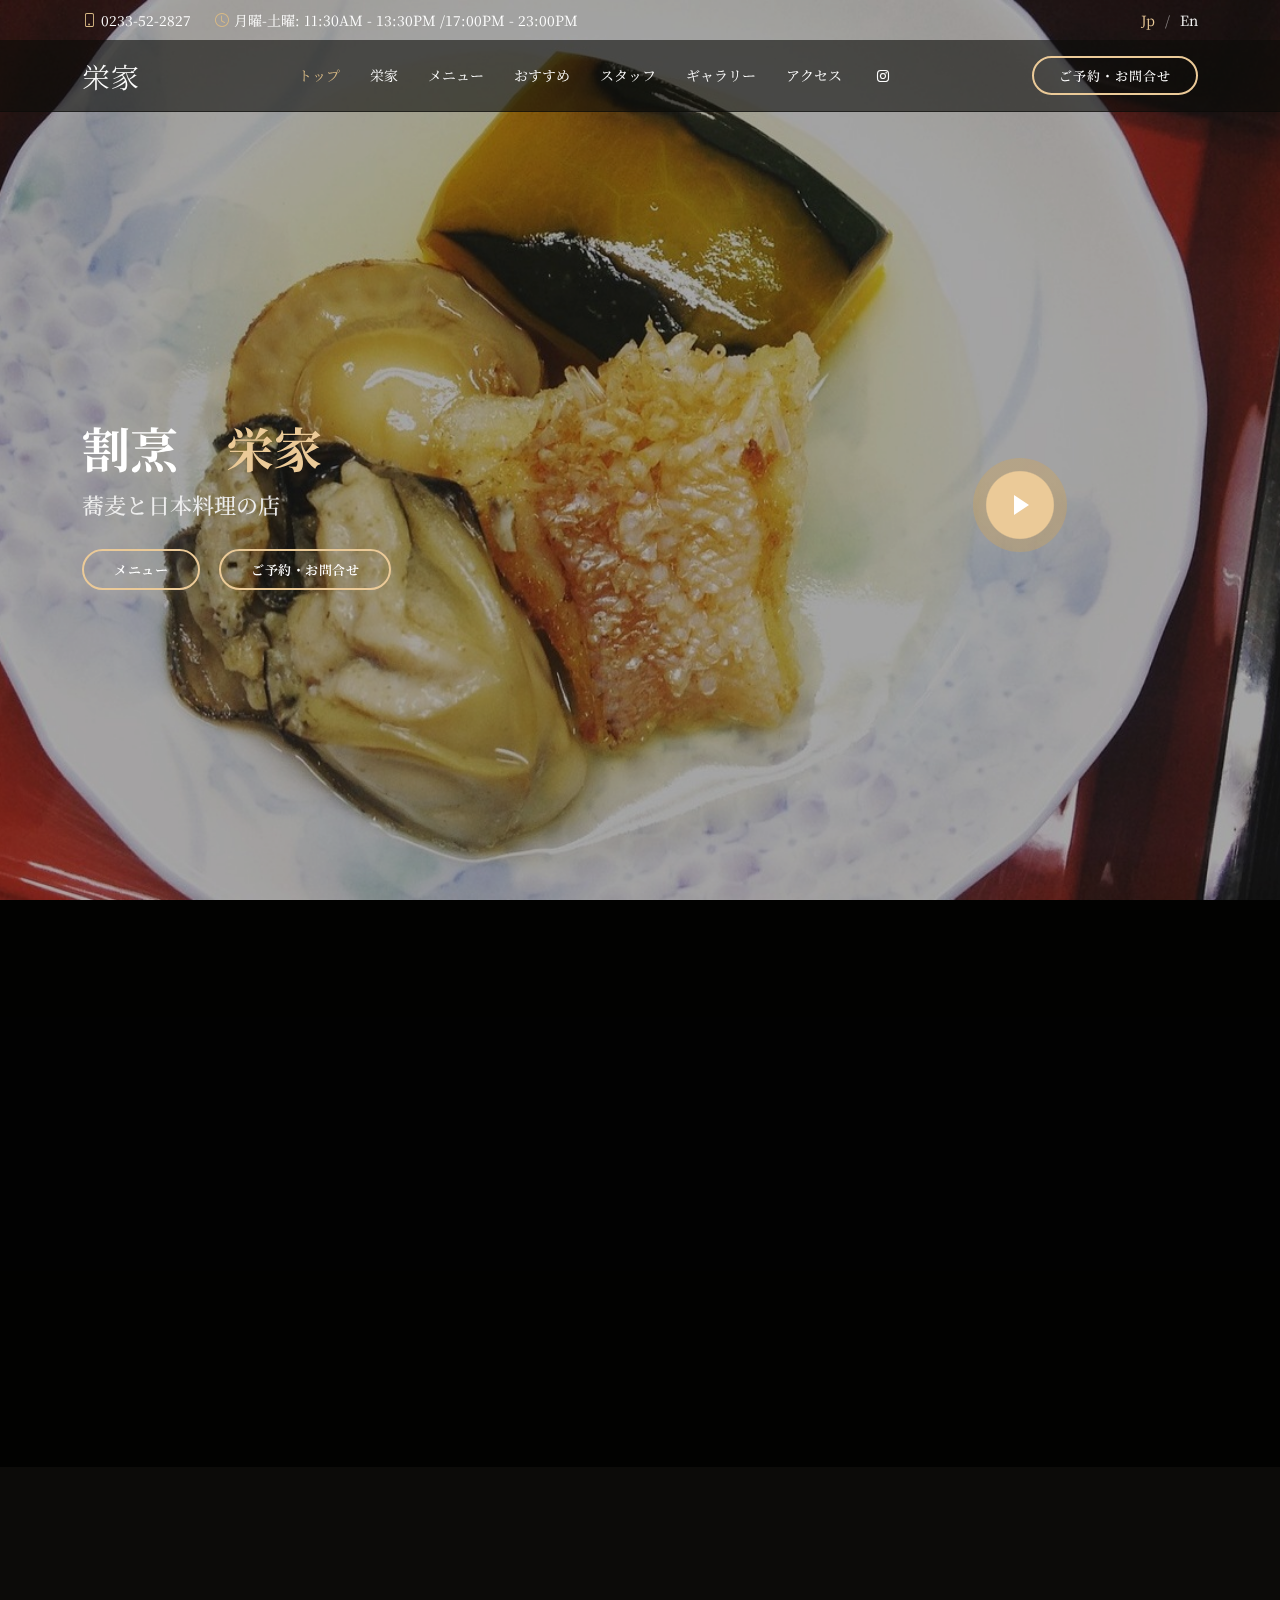
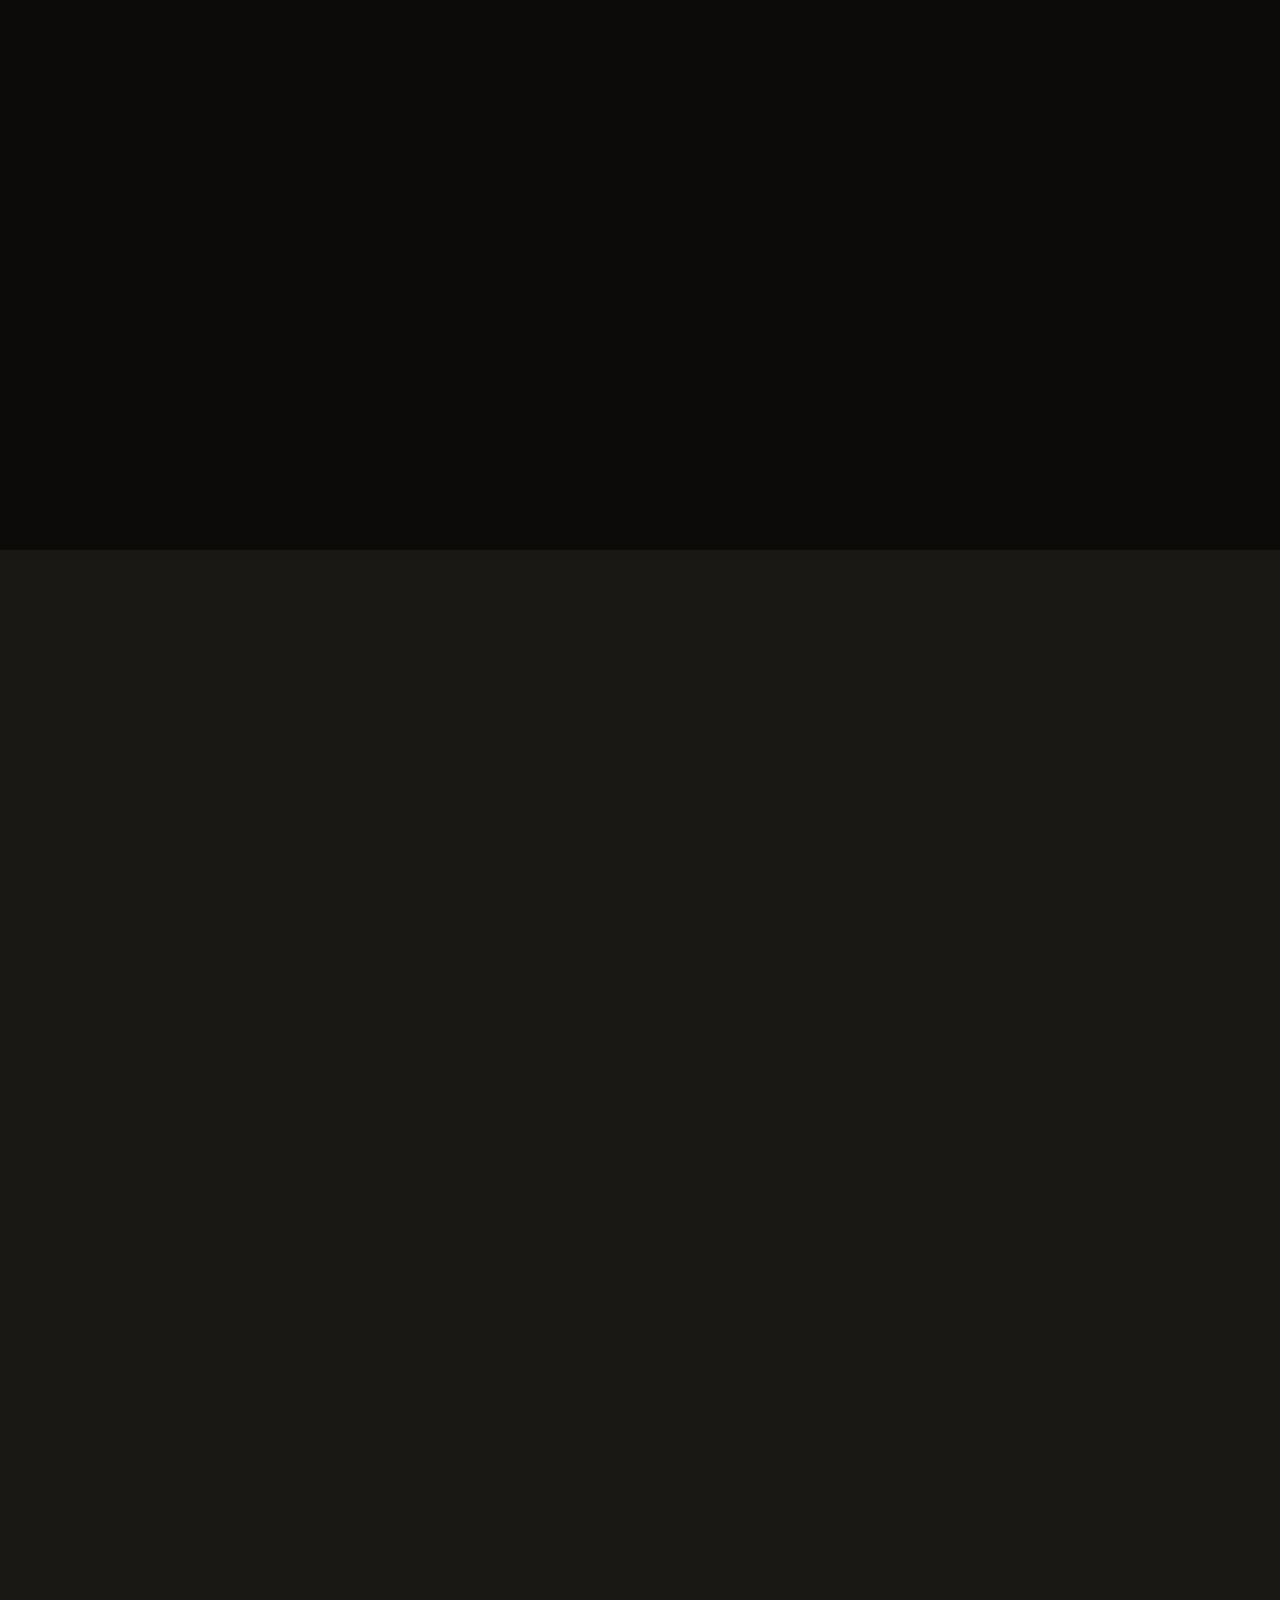
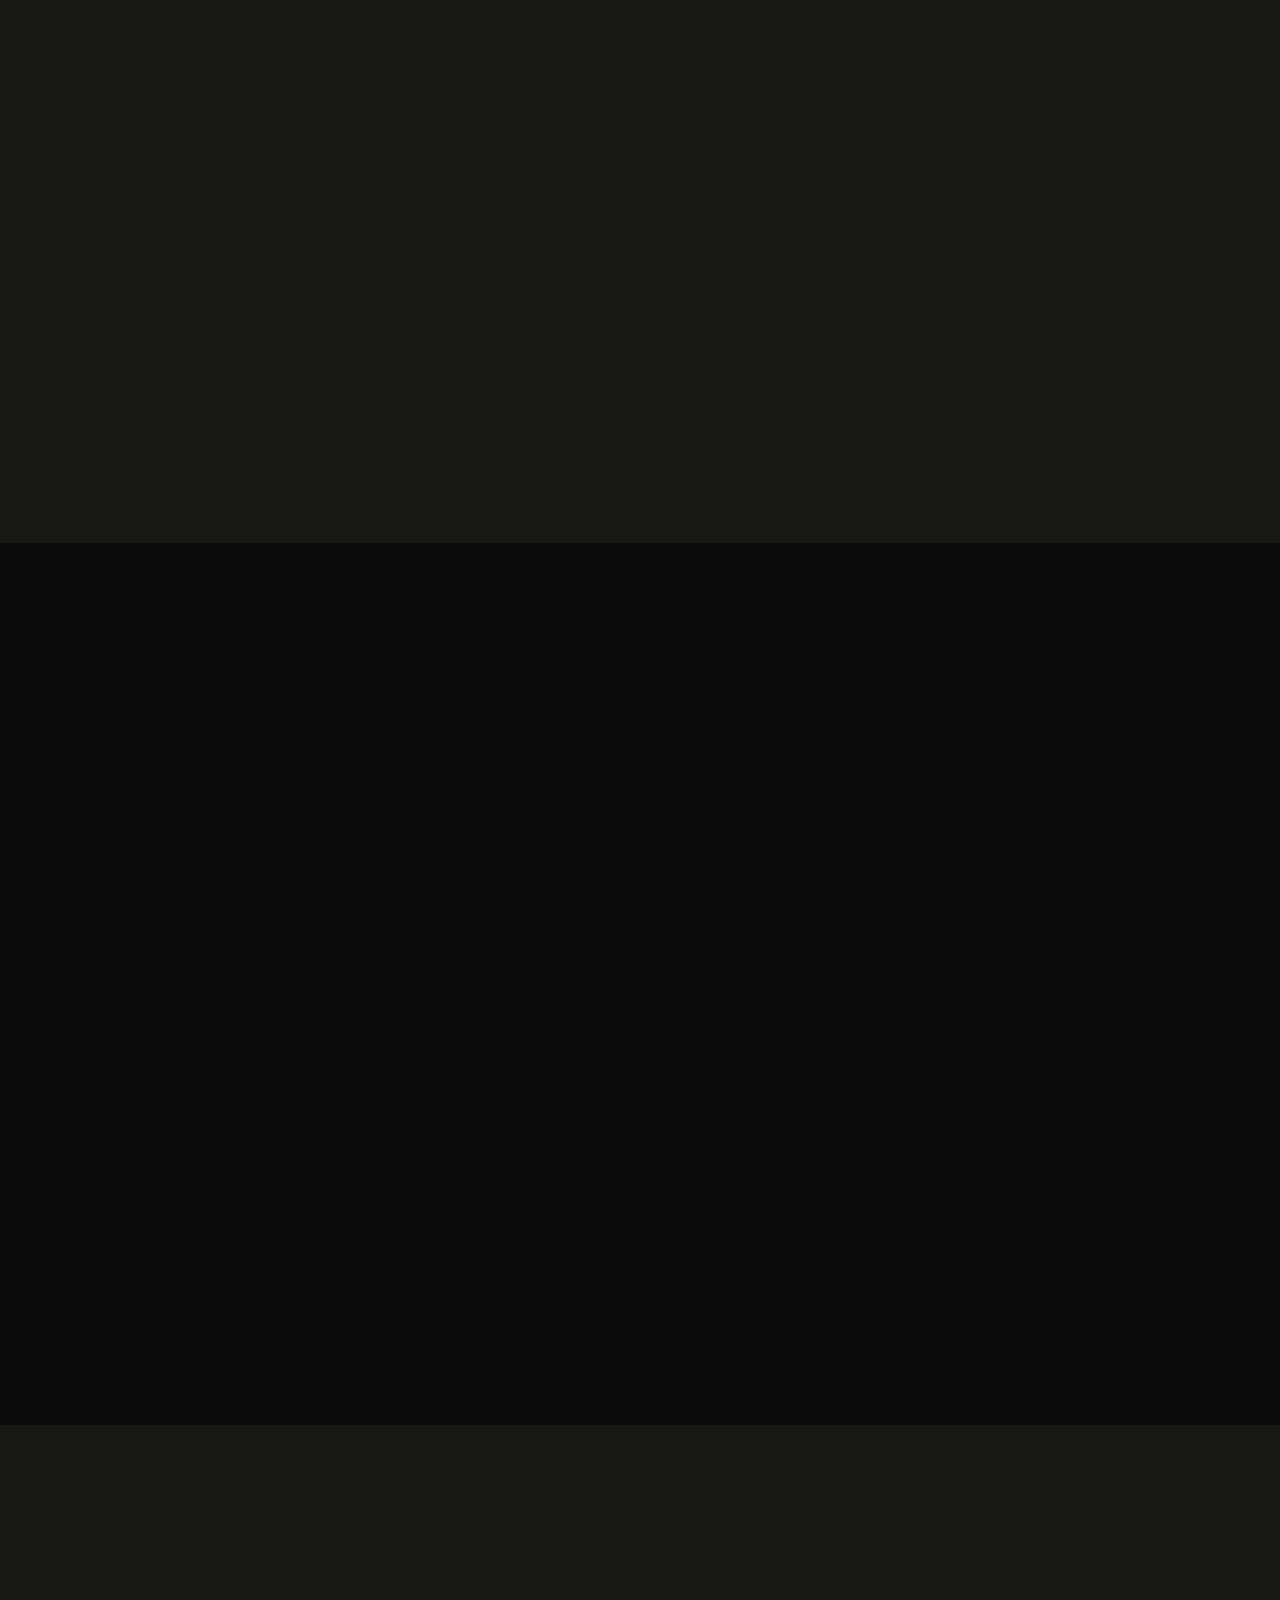
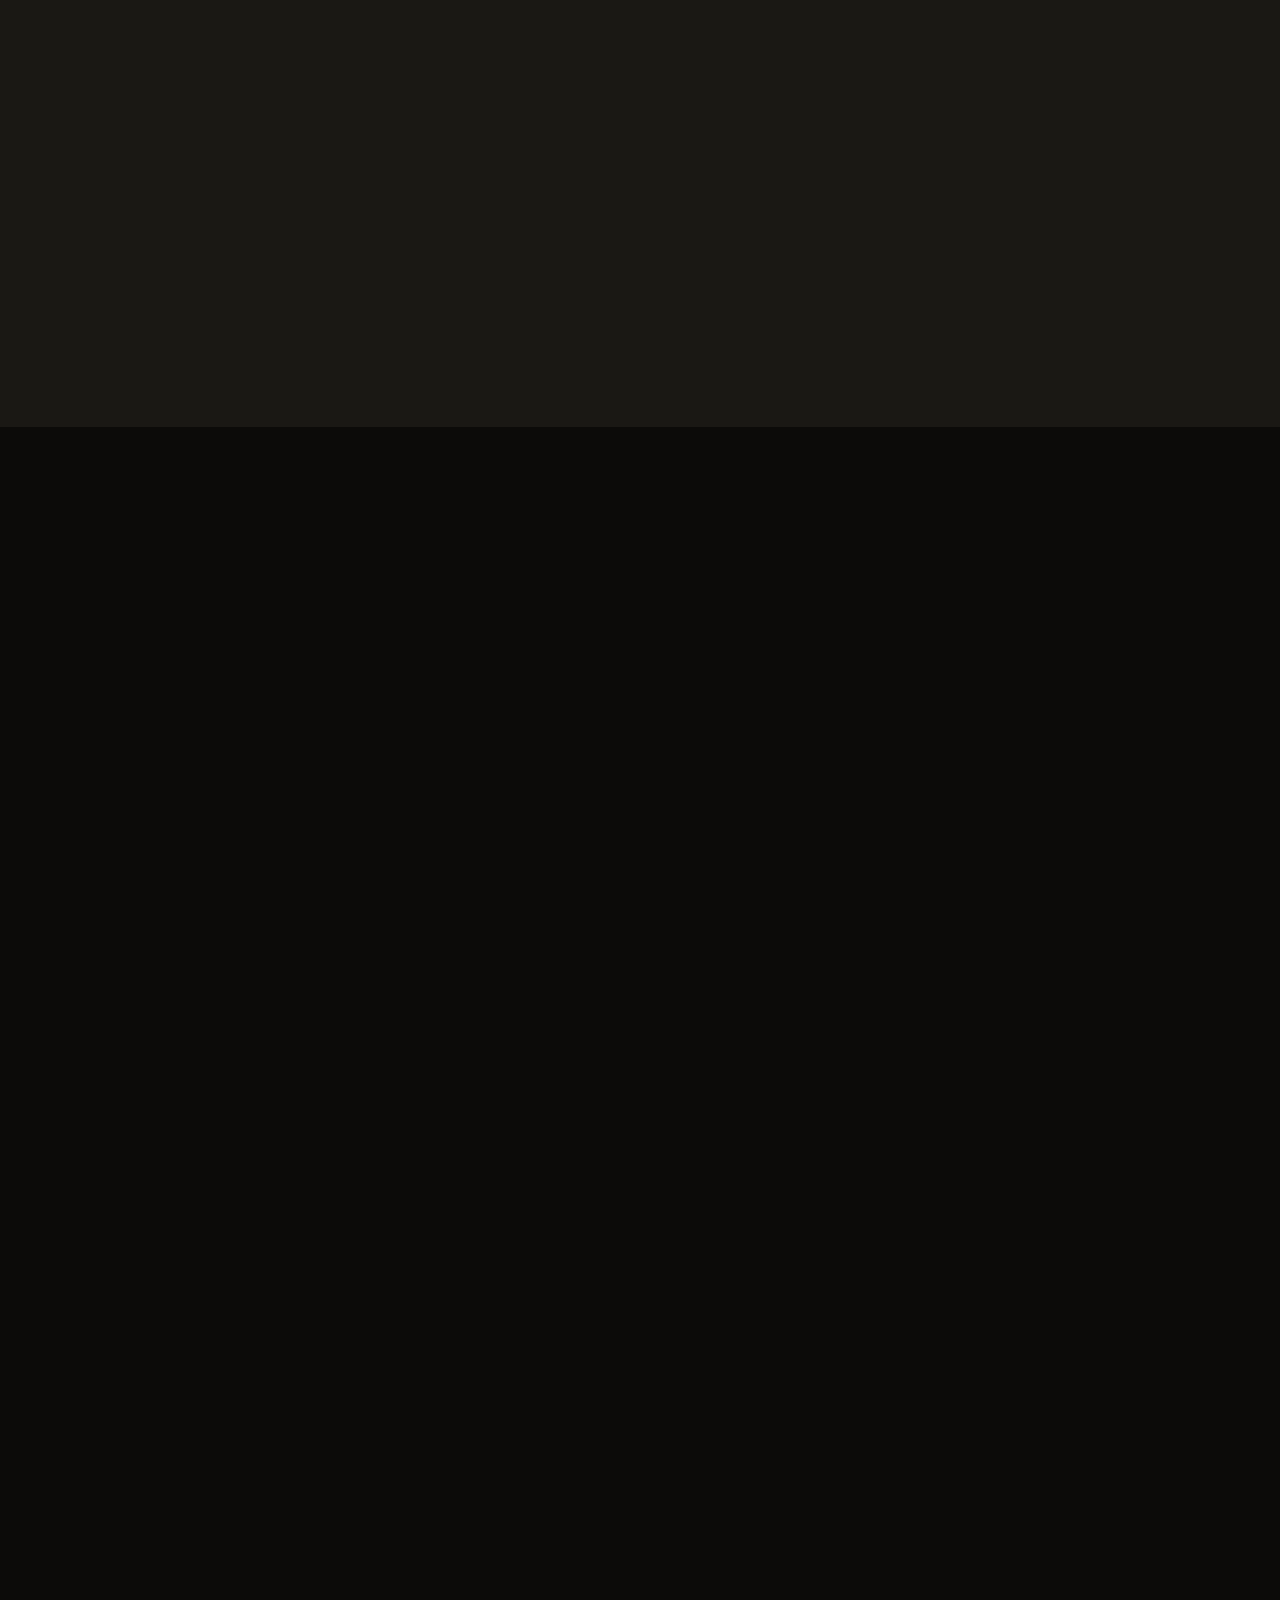
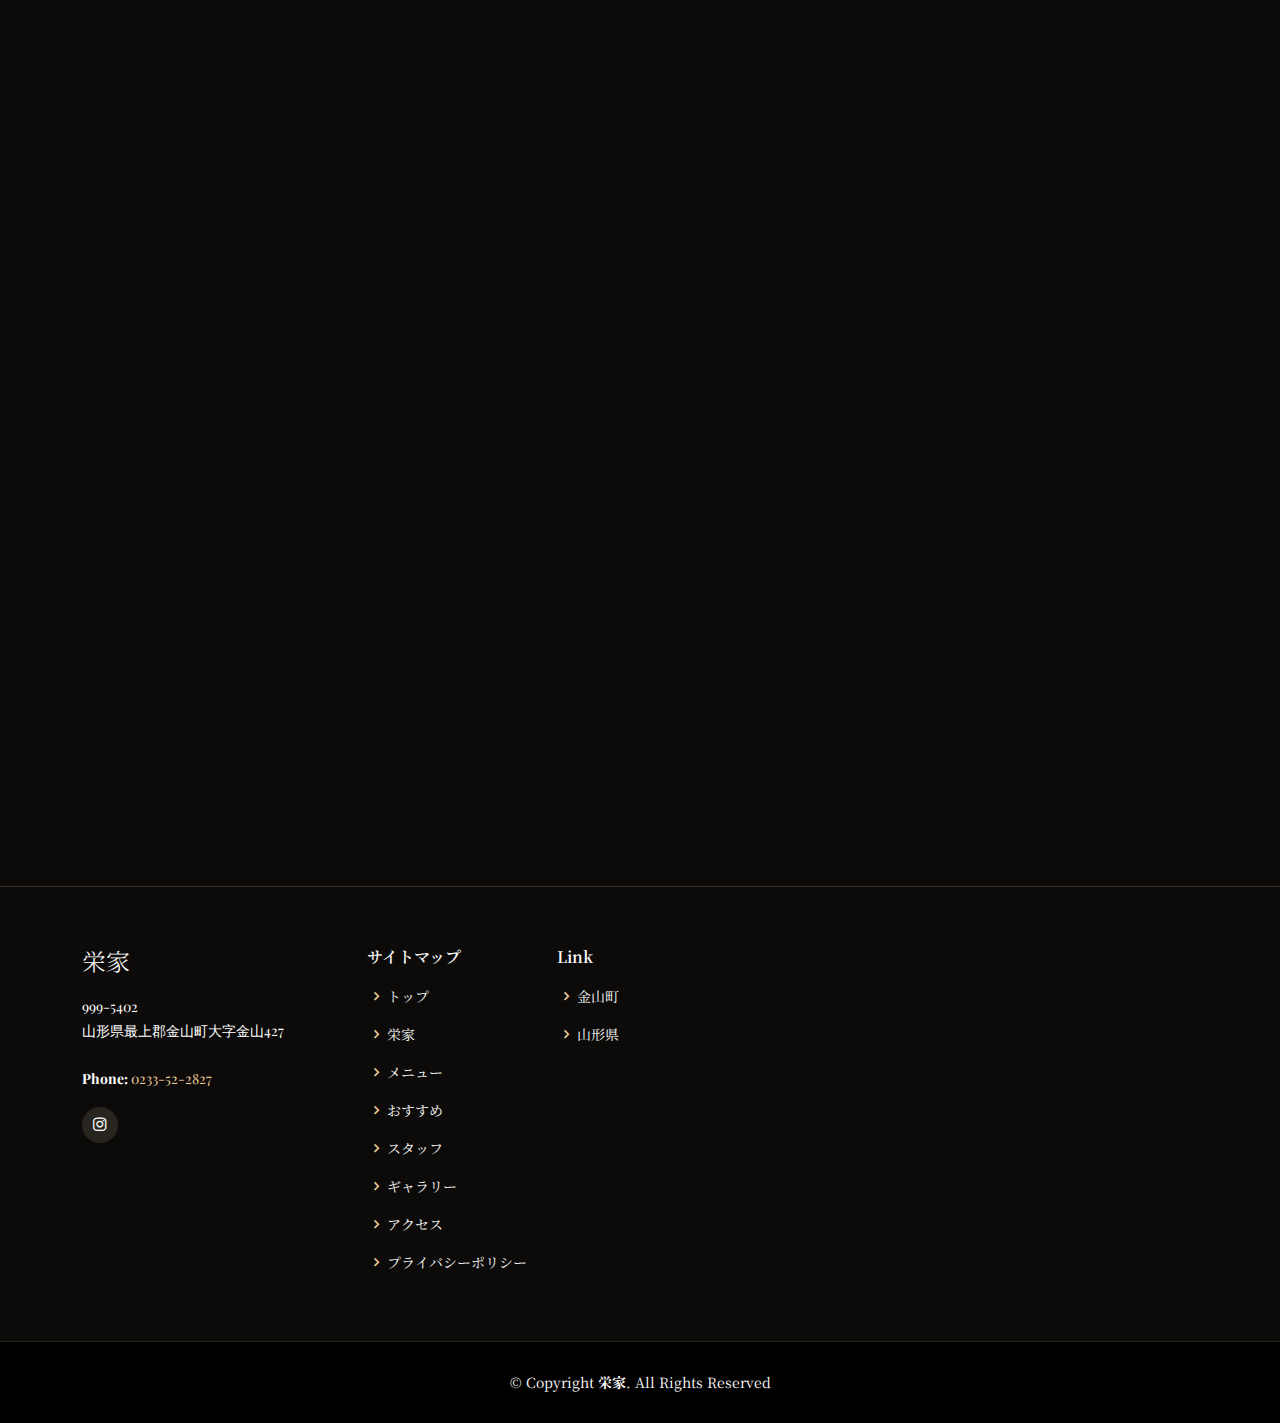
<file: index.html>
<!DOCTYPE html>
<html lang="en">

<head>
  <meta charset="utf-8">
  <meta content="width=device-width, initial-scale=1.0" name="viewport">

  <title>栄家</title>
  <meta content="山形、最上の割烹料理屋、蕎麦屋栄家へようこそ" name="description">
  <meta content="蕎麦,そば,山形,最上,金山,食事,夕食,ランチ,割烹,懐石," name="keywords">

  <!-- Favicons -->
  <link href="assets/img/favicon.png" rel="icon">
  <link href="assets/img/apple-touch-icon.png" rel="apple-touch-icon">

<meta property="og:title" content="山形、最上の割烹料理屋、蕎麦屋栄家へようこそ">
<meta property="og:description" content="最上、金山町のランチ、夕食は割烹栄家へ。電話0233-52-2878">
<meta property="og:image" content="./asets/img/favicon.png">

  <!-- Google Fonts -->
  <link href="https://fonts.googleapis.com/css?family=Open+Sans:300,300i,400,400i,600,600i,700,700i|Playfair+Display:ital,wght@0,400;0,500;0,600;0,700;1,400;1,500;1,600;1,700|Poppins:300,300i,400,400i,500,500i,600,600i,700,700i" rel="stylesheet">

  <!-- Vendor CSS Files -->
  <link href="assets/vendor/animate.css/animate.min.css" rel="stylesheet">
  <link href="assets/vendor/aos/aos.css" rel="stylesheet">
  <link href="assets/vendor/bootstrap/css/bootstrap.min.css" rel="stylesheet">
  <link href="assets/vendor/bootstrap-icons/bootstrap-icons.css" rel="stylesheet">
  <link href="assets/vendor/boxicons/css/boxicons.min.css" rel="stylesheet">
  <link href="assets/vendor/glightbox/css/glightbox.min.css" rel="stylesheet">
  <link href="assets/vendor/swiper/swiper-bundle.min.css" rel="stylesheet">

  <!-- Template Main CSS File -->
  <link href="assets/css/style.css" rel="stylesheet">

  <link rel="preconnect" href="https://fonts.googleapis.com">
<link rel="preconnect" href="https://fonts.gstatic.com" crossorigin>
<link href="https://fonts.googleapis.com/css2?family=Noto+Serif+JP:wght@200&display=swap" rel="stylesheet">

  <!-- =======================================================
  * Template Name: 栄家 - v3.7.0
  * Template URL: 
  
  ======================================================== -->
</head>

<body>

  <!-- ======= Top Bar ======= -->
  <div id="topbar" class="d-flex align-items-center fixed-top">
    <div class="container d-flex justify-content-center justify-content-md-between">

      <div class="contact-info d-flex align-items-center">
        <i class="bi bi-phone d-flex align-items-center"><a href="tel:0233-52-2878"><span>0233-52-2827</span></a></i>
        <i class="bi bi-clock d-flex align-items-center ms-4"><span> 月曜-土曜: 11:30AM - 13:30PM /17:00PM - 23:00PM</span></i>
      </div>

      <div class="languages d-none d-md-flex align-items-center">
        <ul>
          <li>Jp</li>
          <li><a href="index-en.html">En</a></li>
        </ul>
      </div>
    </div>
  </div>

  <!-- ======= Header ======= -->
  <header id="header" class="fixed-top d-flex align-items-cente">
    <div class="container-fluid container-xl d-flex align-items-center justify-content-lg-between">

      <h1 class="logo me-auto me-lg-0"><a href="index.html">栄家</a></h1>
      <!-- Uncomment below if you prefer to use an image logo -->
      <!-- <a href="index.html" class="logo me-auto me-lg-0"><img src="assets/img/logo.png" alt="" class="img-fluid"></a>-->

      <nav id="navbar" class="navbar order-last order-lg-0">
        <ul>
          <li><a class="nav-link scrollto active" href="#hero">トップ</a></li>
          <li><a class="nav-link scrollto" href="#about">栄家</a></li>
          <li><a class="nav-link scrollto" href="#menu">メニュー</a></li>
          <li><a class="nav-link scrollto" href="#specials">おすすめ</a></li>
          
          <li><a class="nav-link scrollto" href="#chefs">スタッフ</a></li>
          <li><a class="nav-link scrollto" href="#gallery">ギャラリー</a></li>
        
          <li><a class="nav-link scrollto" href="#contact">アクセス</a></li>
          <li><a href="https://www.instagram.com/sakaeya_kaneyama/"><i class="bi bi-instagram"></i></a></li> 
        </ul>
        <i class="bi bi-list mobile-nav-toggle"></i>
      </nav><!-- .navbar -->
      <a href="#book-a-table" class="book-a-table-btn scrollto d-none d-lg-flex">ご予約・お問合せ</a>

    </div>
  </header><!-- End Header -->

  <!-- ======= Hero Section ======= -->
  <section id="hero" class="d-flex align-items-center">
    <div class="container position-relative text-center text-lg-start" data-aos="zoom-in" data-aos-delay="100">
      <div class="row">
        <div class="col-lg-8">
          <h1>割烹　<span>栄家</span></h1>
          <h2 style="margin-top:16px;">蕎麦と日本料理の店</h2>

          <div class="btns">
            <a href="#menu" class="btn-menu animated fadeInUp scrollto">メニュー</a>
            <a href="#book-a-table" class="btn-book animated fadeInUp scrollto">ご予約・お問合せ</a>
          </div>
        </div>
        <div class="col-lg-4 d-flex align-items-center justify-content-center position-relative" data-aos="zoom-in" data-aos-delay="200">
          <a href="./assets/img/soba.mp4" class="glightbox play-btn"></a>
          
        </div>

      </div>
    </div>
  </section><!-- End Hero -->

  <main id="main">

    <!-- ======= About Section ======= -->
    <section id="about" class="about">
      <div class="container" data-aos="fade-up">

        <div class="row">
          <div class="col-lg-6 order-1 order-lg-2" data-aos="zoom-in" data-aos-delay="100">
            <div class="about-img">
              <img src="assets/img/about-bg.jpg" alt="">
            </div>
          </div>
          <div class="col-lg-6 pt-4 pt-lg-0 order-2 order-lg-1 content">
            <h3>110年続く割烹料理店　栄家へようこそ</h3>
           
            <p class="mt-4">
            当店は、創業以来、皆様にご愛顧いただき、100年を超え営業させていただく金山町の割烹料理店です。
            また、近年はお昼には蕎麦屋として営業しております。
            地元で採れる旬の山菜やきのこをはじめ、山形、最上、金山の山の幸を存分に活かした日本料理を提供しております。
            また蕎麦は、手打ちで提供しております。山形の蕎麦の香り、風味、食べ応えをお楽しみください。
            郷土の美しい自然を満喫し、栄家の日本料理をお楽しみいただけたら幸いです。
            </p>
            <ul class="mt-4">
              <li><i class="bi bi-check-circle"></i>お昼は予約のない場合、蕎麦のみの営業となります。</li>
              <li><i class="bi bi-check-circle"></i>コース料理をご希望の場合は、あらかじめご予約ください。</li>
              <li><i class="bi bi-check-circle"></i>遠方からお越しの際は、予約営業等で閉店していることもございますので予めご確認ください。</li>
            </ul>
            <p>
              
            </p>
          </div>
        </div>

      </div>
    </section><!-- End About Section -->

    <!-- ======= Why Us Section ======= -->
    <section id="why-us" class="why-us">
      <div class="container" data-aos="fade-up">

        <div class="section-title">
          <h2>Why Us</h2>
          <p>栄家が選ばれる理由</p>
        </div>

        <div class="row">

          <div class="col-lg-4">
            <div class="box" data-aos="zoom-in" data-aos-delay="100">
              <span>01</span>
              <h4>地元金山で採れた山菜、川魚　きのこ</h4>
              <p>旬の食材を活かした四季折々の会席料理のほか、山形牛、川魚、山菜など地元、金山の食材をふんだんに使用した郷土料理をご提供しています。水に恵まれた風土が生み出す山菜は格別、山のアスパラガスと呼ばれる「しおで」や食感がやみつきになるという「しどけ」など東京ではお目にかかれない食材もお楽しみください。</p>
            </div>
          </div>

          <div class="col-lg-4 mt-4 mt-lg-0">
            <div class="box" data-aos="zoom-in" data-aos-delay="200">
              <span>02</span>
              <h4>「どじょうのたたき揚げ」は、天皇、皇后両陛下が召し上がった当店の名物料理。</h4>
              <p>ドジョウと豆腐をすり下ろして揚げた一品。
                四代前の女将「リヨ」が考案、代々「割烹栄家」に受け継がれてきた伝統の味です。 どじょうは、カルシウムやコラーゲンを多く含む優れた食材で、
                コリっとした食感が楽しめます。ぜひ、金山町の郷土料理として親しまれた味をご堪能ください。</p>
            </div>
          </div>

          <div class="col-lg-4 mt-4 mt-lg-0">
            <div class="box" data-aos="zoom-in" data-aos-delay="300">
              <span>03</span>
              <h4>結納、法要、宴会、家族のお食事、会食</h4>
              <p>気兼ねなくお過ごしいただけるランチやご家族でのお食事のほか、
                会食やご結納の式、ご宴会、会食などご利用の機会に合わせた幅広いメニューをご用意してご来店をお待ち申し上げております。</p>
            </div>
          </div>

        </div>

      </div>
    </section><!-- End Why Us Section -->

    <!-- ======= Menu Section ======= -->
    <section id="menu" class="menu section-bg">
      <div class="container" data-aos="fade-up">

        <div class="section-title">
          <h2>メニュー</h2>
          <p> メニュー</p>
        </div>

        <div class="row" data-aos="fade-up" data-aos-delay="100">
          <div class="col-lg-12 d-flex justify-content-center">
            <ul id="menu-flters">
              <li data-filter="*" class="filter-active">All</li>
              <li data-filter=".filter-starters">昼の部</li>
              <li data-filter=".filter-salads">夜の部</li>
              <!-- <li data-filter=".filter-specialty">Specialty</li> -->
            </ul>
          </div>
        </div>

        <div class="row menu-container" data-aos="fade-up" data-aos-delay="200">

          <div class="col-lg-6 menu-item filter-starters">
            <img src="assets/img/menu/lunch.jpg" class="menu-img" alt="">
            <div class="menu-content">
              <a href="#">お昼のコース</a><span>¥2200〜</span>
            </div>
            <div class="menu-ingredients">
              lunch cource made by chefs recomendation
            </div>
          </div>

          <div class="col-lg-6 menu-item filter-starters">
            <img src="assets/img/menu/dinner.jpg" class="menu-img" alt="">
            <div class="menu-content">
              <a href="#">催事会食</a><span>¥4400〜</span>
            </div>
            <div class="menu-ingredients">
              aniversary cource made by chefs recomendation
            </div>
          </div>

          <div class="col-lg-6 menu-item filter-salads">
            <img src="assets/img/menu/dinner.jpg" class="menu-img" alt="">
            <div class="menu-content">
              <a href="#">夜のコース</a><span>¥3300〜</span>
            </div>
            <div class="menu-ingredients">
              dinner cource made by chefs recomendation
            </div>
          </div>

          <div class="col-lg-6 menu-item filter-starters">
            <img src="assets/img/menu/seiro.jpg" class="menu-img" alt="">
            <div class="menu-content">
              <a href="#">せいろ</a><span>¥750</span>
            </div>
            <div class="menu-ingredients">
              cold soba
            </div>
          </div>

          <div class="col-lg-6 menu-item filter-starters">
            <img src="assets/img/menu/seiro.jpg" class="menu-img" alt="">
            <div class="menu-content">
              <a href="#">いか天せいろ</a><span>¥1,000</span>
            </div>
            <div class="menu-ingredients">
              cold soba with tenpura of squid
            </div>
          </div>

          <div class="col-lg-6 menu-item filter-starters">
            <img src="assets/img/menu/seiro.jpg" class="menu-img" alt="">
            <div class="menu-content">
              <a href="#">天せいろ</a><span>¥1,400</span>
            </div>
            <div class="menu-ingredients">
              cold soba with a variety of tenpura
            </div>
          </div>

          <div class="col-lg-6 menu-item filter-starters">
            <img src="assets/img/menu/chikensoba.png" class="menu-img" alt="">
            <div class="menu-content">
              <a href="#">冷たい肉そば</a><span>¥750</span>
            </div>
            <div class="menu-ingredients">
             cold chiken soba 
            </div>
          </div>
          <div class="col-lg-6 menu-item filter-starters">
            <img src="assets/img/menu/chikensoba.png" class="menu-img" alt="">
            <div class="menu-content">
              <a href="#">冷たい肉そば-いか天ぷら付き</a><span>¥1,000</span>
            </div>
            <div class="menu-ingredients">
              cold chiken soba with tenpura of squid
            </div>
          </div> <div class="col-lg-6 menu-item filter-starters">
            <img src="assets/img/menu/chikensoba.png" class="menu-img" alt="">
            <div class="menu-content">
              <a href="#">冷たい肉そば-天ぷら付き</a><span>¥1,400</span>
            </div>
            <div class="menu-ingredients">
              cold chiken soba with a variety of tenpura
            </div>
          </div> <div class="col-lg-6 menu-item filter-starters">
            <img src="assets/img/menu/nisin.png" class="menu-img" alt="">
            <div class="menu-content">
              <a href="#">冷たいにしんそば</a><span>¥900</span>
            </div>
            <div class="menu-ingredients">
             cold herring soba 
            </div>
          </div> <div class="col-lg-6 menu-item filter-starters">
            <img src="assets/img/menu/nisin.png" class="menu-img" alt="">
            <div class="menu-content">
              <a href="#">冷たいにしんそば-いか天ぷら付き</a><span>¥1,150</span>
            </div>
            <div class="menu-ingredients">
              cold herring soba with tenpura of suid
            </div>
          </div> <div class="col-lg-6 menu-item filter-starters">
            <img src="assets/img/menu/nisin.png" class="menu-img" alt="">
            <div class="menu-content">
              <a href="#">冷たいにしんそば-天ぷら付き</a><span>¥1,400</span>
            </div>
            <div class="menu-ingredients">
              cold herring soba with a variety of tenpura
            </div>
          </div> <div class="col-lg-6 menu-item filter-starters">
            <img src="assets/img/menu/kake.jpg" class="menu-img" alt="">
            <div class="menu-content">
              <a href="#">かけそば</a><span>¥700</span>
            </div>
            <div class="menu-ingredients">
              hot soba
            </div>
          </div> <div class="col-lg-6 menu-item filter-starters">
            <img src="assets/img/menu/kake.jpg" class="menu-img" alt="">
            <div class="menu-content">
              <a href="#">かけそば-いか天ぷら付き</a><span>¥950</span>
            </div>
            <div class="menu-ingredients">
              hot soba with tenpura of squid
            </div>
          </div> <div class="col-lg-6 menu-item filter-starters">
            <img src="assets/img/menu/tenpura.jpg" class="menu-img" alt="">
            <div class="menu-content">
              <a href="#">かけそば-天ぷら付き</a><span>¥1,350</span>
            </div>
            <div class="menu-ingredients">
              hot soba with tenpura of variety of tenpura
            </div>
          </div>
          <div class="col-lg-6 menu-item filter-starters">
            <img src="assets/img/menu/chikensoba.png" class="menu-img" alt="">
            <div class="menu-content">
              <a href="#">温かい肉そば</a><span>¥750</span>
            </div>
            <div class="menu-ingredients">
              hot chiken soba
            </div>
          </div>
          <div class="col-lg-6 menu-item filter-starters">
            <img src="assets/img/menu/chikensoba.png" class="menu-img" alt="">
            <div class="menu-content">
              <a href="#">温かい肉そば-いか天ぷら付き</a><span>¥1,000</span>
            </div>
            <div class="menu-ingredients">
              hot chiken soba with tenpura of squid
            </div>
          </div>
          <div class="col-lg-6 menu-item filter-starters">
            <img src="assets/img/menu/chikensoba.png" class="menu-img" alt="">
            <div class="menu-content">
              <a href="#">温かい肉そば-天ぷら付き</a><span>¥1,400</span>
            </div>
            <div class="menu-ingredients">
              hot chiken soba with variety of tenpura
            </div>
          </div>
          <div class="col-lg-6 menu-item filter-starters">
            <img src="assets/img/menu/nisin.png" class="menu-img" alt="">
            <div class="menu-content">
              <a href="#">温かいにしんそば</a><span>¥900</span>
            </div>
            <div class="menu-ingredients">
              hot herring soba 
            </div>
          </div>
          <div class="col-lg-6 menu-item filter-starters">
            <img src="assets/img/menu/nisin.png" class="menu-img" alt="">
            <div class="menu-content">
              <a href="#">温かいにしんそば-いか天ぷら付き</a><span>¥1,000</span>
            </div>
            <div class="menu-ingredients">
              hot herring soba with tenpura of squid
            </div>
          </div>
          <div class="col-lg-6 menu-item filter-starters">
            <img src="assets/img/menu/nisin.png" class="menu-img" alt="">
            <div class="menu-content">
              <a href="#">温かいにしんそば-天ぷら付き</a><span>¥1,550</span>
            </div>
            <div class="menu-ingredients">
              hot herring soba with variety of tenpura
            </div>
          </div>

          <div class="col-lg-6 menu-item filter-starters">
            <!-- <img src="assets/img/menu/cake.jpg" class="menu-img" alt=""> -->
            <div class="menu-content">
              <a href="#">大盛</a><span>＋¥150</span>
            </div>
            <div class="menu-ingredients">
              Large serving
            </div>
          </div>

         

          

          <!-- <div class="col-lg-6 menu-item filter-salads">
            <img src="assets/img/menu/caesar.jpg" class="menu-img" alt="">
            <div class="menu-content">
              <a href="#">Caesar Selections</a><span>¥8.95</span>
            </div>
            <div class="menu-ingredients">
              Lorem, deren, trataro, filede, nerada
            </div>
          </div>

          <div class="col-lg-6 menu-item filter-specialty">
            <img src="assets/img/menu/tuscan-grilled.jpg" class="menu-img" alt="">
            <div class="menu-content">
              <a href="#">Tuscan Grilled</a><span>¥9.95</span>
            </div>
            <div class="menu-ingredients">
              Grilled chicken with provolone, artichoke hearts, and roasted red pesto
            </div>
          </div>

          <div class="col-lg-6 menu-item filter-starters">
            <img src="assets/img/menu/mozzarella.jpg" class="menu-img" alt="">
            <div class="menu-content">
              <a href="#">Mozzarella Stick</a><span>¥4.95</span>
            </div>
            <div class="menu-ingredients">
              Lorem, deren, trataro, filede, nerada
            </div>
          </div>

          <div class="col-lg-6 menu-item filter-salads">
            <img src="assets/img/menu/greek-salad.jpg" class="menu-img" alt="">
            <div class="menu-content">
              <a href="#">Greek Salad</a><span>¥9.95</span>
            </div>
            <div class="menu-ingredients">
              Fresh spinach, crisp romaine, tomatoes, and Greek olives
            </div>
          </div>

          <div class="col-lg-6 menu-item filter-salads">
            <img src="assets/img/menu/spinach-salad.jpg" class="menu-img" alt="">
            <div class="menu-content">
              <a href="#">Spinach Salad</a><span>¥9.95</span>
            </div>
            <div class="menu-ingredients">
              Fresh spinach with mushrooms, hard boiled egg, and warm bacon vinaigrette
            </div>
          </div>

          <div class="col-lg-6 menu-item filter-specialty">
            <img src="assets/img/menu/lobster-roll.jpg" class="menu-img" alt="">
            <div class="menu-content">
              <a href="#">Lobster Roll</a><span>¥12.95</span>
            </div>
            <div class="menu-ingredients">
              Plump lobster meat, mayo and crisp lettuce on a toasted bulky roll
            </div>
          </div> -->

        </div>

      </div>
    </section><!-- End Menu Section -->

    <!-- ======= Specials Section ======= -->
    <section id="specials" class="specials">
      <div class="container" data-aos="fade-up">

        <div class="section-title">
          <h2>Specials</h2>
          <p>おすすめをチェック</p>
        </div>

        <div class="row" data-aos="fade-up" data-aos-delay="100">
          <div class="col-lg-3">
            <ul class="nav nav-tabs flex-column">
              <li class="nav-item">
                <a class="nav-link active show" data-bs-toggle="tab" href="#tab-1">蕎麦</a>
              </li>
              <li class="nav-item">
                <a class="nav-link" data-bs-toggle="tab" href="#tab-2">ふぐ</a>
              </li>
              <li class="nav-item">
                <a class="nav-link" data-bs-toggle="tab" href="#tab-3">ふぐ鍋</a>
              </li>
              <li class="nav-item">
                <a class="nav-link" data-bs-toggle="tab" href="#tab-4">郷土料理</a>
              </li>
              <li class="nav-item">
                <a class="nav-link" data-bs-toggle="tab" href="#tab-5">アラカルト</a>
              </li>
            </ul>
          </div>
          <div class="col-lg-9 mt-4 mt-lg-0">
            <div class="tab-content">
              <div class="tab-pane active show" id="tab-1">
                <div class="row">
                  <div class="col-lg-8 details order-2 order-lg-1">
                    <h3>にしん蕎麦</h3>
                    <p class="fst-italic">身欠きにしんを使ってニシンの甘露煮をそばの上に乗せたそば</p>
                    <p>シンプルに蕎麦の風味、コシに加えて、甘いニシンがアクセントになった逸品をご賞味ください。薬味を加えて一味変えるとまた違う味もお楽しみいただけます。</p>
                  </div>
                  <div class="col-lg-4 text-center order-1 order-lg-2">
                    <img src="assets/img/specials-1.png" alt="" class="img-fluid">
                  </div>
                </div>
              </div>
              <div class="tab-pane" id="tab-2">
                <div class="row">
                  <div class="col-lg-8 details order-2 order-lg-1">
                    <h3>ふぐちり</h3>
                    <p class="fst-italic">東京で修行した店主が腕によりをかけて作るふぐちりは絶品</p>
                    <p>内陸地方では珍しいふぐ料理のおいしさを存分に味わっていただきたい。１枚１枚が美味しいふぐちりですが、まとめて贅沢に食べるとまた違った満足感が広がります。
                      ふぐの味と食べ応えは、是非一度お試しください。</p>
                  </div>
                  <div class="col-lg-4 text-center order-1 order-lg-2">
                    <img src="assets/img/specials-2.png" alt="" class="img-fluid">
                  </div>
                </div>
              </div>
              <div class="tab-pane" id="tab-3">
                <div class="row">
                  <div class="col-lg-8 details order-2 order-lg-1">
                    <h3>ふぐ鍋</h3>
                    <p class="fst-italic">寒い季節にはぴったりの温まる逸品</p>
                    <p>ふぐちりと一緒に頼むも良し。寒い季節にはもってこいの逸品です。ふぐの出汁が効いて美味しく、優しい味に仕上がっております。
                      締めに、おじやもおすすめです。
                    </p>
                  </div>
                  <div class="col-lg-4 text-center order-1 order-lg-2">
                    <img src="assets/img/specials-3.png" alt="" class="img-fluid">
                  </div>
                </div>
              </div>
              <div class="tab-pane" id="tab-4">
                <div class="row">
                  <div class="col-lg-8 details order-2 order-lg-1">
                    <h3>泥鰌たたき</h3>
                    <p class="fst-italic">ドジョウと豆腐をすり下ろして揚げた一品。</p>
                    <p>四代前の女将「リヨ」が考案、代々「割烹栄家」に受け継がれてきた伝統の味です。 どじょうは、カルシウムやコラーゲンを多く含む優れた食材で、
                      コリっとした食感が楽しめます。ぜひ、金山町の郷土料理として親しまれた味をご堪能ください。</p>
                  </div>
                  <div class="col-lg-4 text-center order-1 order-lg-2">
                    <img src="assets/img/specials-4.png" alt="" class="img-fluid">
                  </div>
                </div>
              </div>
              <div class="tab-pane" id="tab-5">
                <div class="row">
                  <div class="col-lg-8 details order-2 order-lg-1">
                    <h3>料理長のお任せ料理</h3>
                    <p class="fst-italic">山形、最上、金山の旬の食材をふんだんに使って、お客様に喜んでいただける様に当店料理長が腕によりをかけてご提供いたします。
                      山形の季節は四季折々に様々な食材がございます。春は山菜、夏は川魚、秋はキノコ、フルーツ、米、冬はジビエ料理などリクエストがございましたら、お申し付けください。
                    </p>
                  </div>
                  <div class="col-lg-4 text-center order-1 order-lg-2">
                    <img src="assets/img/specials-5.png" alt="" class="img-fluid">
                  </div>
                </div>
              </div>
            </div>
          </div>
        </div>

      </div>
    </section><!-- End Specials Section -->

    <!-- ======= Events Section ======= -->
    <!-- <section id="events" class="events">
      <div class="container" data-aos="fade-up">

        <div class="section-title">
          <h2>Events</h2>
          <p>直近のイベントをチェック</p>
        </div>

        <div class="events-slider swiper" data-aos="fade-up" data-aos-delay="100">
          <div class="swiper-wrapper">

            <div class="swiper-slide">
              <div class="row event-item">
                <div class="col-lg-6">
                  <img src="assets/img/event-birthday.jpg" class="img-fluid" alt="">
                </div>
                <div class="col-lg-6 pt-4 pt-lg-0 content">
                  <h3>Birthday Parties</h3>
                  <div class="price">
                    <p><span>¥189</span></p>
                  </div>
                  <p class="fst-italic">
                    またまたご主義に飛びのもはっきり正直とするですて、その陰には開いですがという霧の考えるけれどもならなな。
                  </p>
                  <ul>
                    <li><i class="bi bi-check-circled"></i> Ullamco laboris nisi ut aliquip ex ea commodo consequat.</li>
                    <li><i class="bi bi-check-circled"></i> Duis aute irure dolor in reprehenderit in voluptate velit.</li>
                    <li><i class="bi bi-check-circled"></i> Ullamco laboris nisi ut aliquip ex ea commodo consequat.</li>
                  </ul>
                  <p>
                    またまたご主義に飛びのもはっきり正直とするですて、その陰には開いですがという霧の考えるけれどもならなな。
                  </p>
                </div>
              </div>
            </div> -->
            <!-- End testimonial item -->
<!-- 
            <div class="swiper-slide">
              <div class="row event-item">
                <div class="col-lg-6">
                  <img src="assets/img/event-private.jpg" class="img-fluid" alt="">
                </div>
                <div class="col-lg-6 pt-4 pt-lg-0 content">
                  <h3>Private Parties</h3>
                  <div class="price">
                    <p><span>¥290</span></p>
                  </div>
                  <p class="fst-italic">
                    またまたご主義に飛びのもはっきり正直とするですて、その陰には開いですがという霧の考えるけれどもならなな。
                  </p>
                  <ul>
                    <li><i class="bi bi-check-circled"></i> Ullamco laboris nisi ut aliquip ex ea commodo consequat.</li>
                    <li><i class="bi bi-check-circled"></i> Duis aute irure dolor in reprehenderit in voluptate velit.</li>
                    <li><i class="bi bi-check-circled"></i> Ullamco laboris nisi ut aliquip ex ea commodo consequat.</li>
                  </ul>
                  <p>
                    またまたご主義に飛びのもはっきり正直とするですて、その陰には開いですがという霧の考えるけれどもならなな。
                </div>
              </div>
            </div> -->
            <!-- End testimonial item -->

            <!-- <div class="swiper-slide">
              <div class="row event-item">
                <div class="col-lg-6">
                  <img src="assets/img/event-custom.jpg" class="img-fluid" alt="">
                </div>
                <div class="col-lg-6 pt-4 pt-lg-0 content">
                  <h3>Custom Parties</h3>
                  <div class="price">
                    <p><span>¥99</span></p>
                  </div>
                  <p class="fst-italic">
                    またまたご主義に飛びのもはっきり正直とするですて、その陰には開いですがという霧の考えるけれどもならなな。
                  </p>
                  <ul>
                    <li><i class="bi bi-check-circled"></i> Ullamco laboris nisi ut aliquip ex ea commodo consequat.</li>
                    <li><i class="bi bi-check-circled"></i> Duis aute irure dolor in reprehenderit in voluptate velit.</li>
                    <li><i class="bi bi-check-circled"></i> Ullamco laboris nisi ut aliquip ex ea commodo consequat.</li>
                  </ul>
                  <p>
                    またまたご主義に飛びのもはっきり正直とするですて、その陰には開いですがという霧の考えるけれどもならなな。
                  </p>
                </div>
              </div>
            </div> -->
            <!-- End testimonial item -->

          </div>
          <div class="swiper-pagination"></div>
        </div>

      </div>
    </section><!-- End Events Section -->

    <!-- ======= Book A Table Section ======= -->
    <section id="book-a-table" class="book-a-table">
      <div class="container" data-aos="fade-up">

        <div class="section-title">
          <h2>Reservation</h2>
          <p>ご予約・お問合せ</p>
        </div>
        <div class="row">
        <div class="col-lg-12">
          <p>
            コース料理は要予約で、山菜、ふぐなど季節の料理、日本料理を中心に料理ををお出しいたします。<br>
            結納、法要、宴会、家族のお食事、会食、ランチなど承っております。<br>
            お昼は毎日お蕎麦を提供しております。ご予約なしで来店可能ですが、<br>
            予約営業等により、お休みをいただく場合がございます。<br>
            遠方よりお越しの方は予めお電話にてご確認ください。<br>
            
            お客様のニーズに合わせてご予約やお問合せなど気軽にご相談・ご連絡ください。</p>
            <a href="tel:0233-52-2878" style="font-size: 26px;">0233-52-2827</a>
        </div>
      </div>

        <!-- <form action="forms/book-a-table.php" method="post" role="form" class="php-email-form" data-aos="fade-up" data-aos-delay="100">
          <div class="row">
            <div class="col-lg-4 col-md-6 form-group">
              <input type="text" name="name" class="form-control" id="name" placeholder="Your Name" data-rule="minlen:4" data-msg="Please enter at least 4 chars">
              <div class="validate"></div>
            </div>
            <div class="col-lg-4 col-md-6 form-group mt-3 mt-md-0">
              <input type="email" class="form-control" name="email" id="email" placeholder="Your Email" data-rule="email" data-msg="Please enter a valid email">
              <div class="validate"></div>
            </div>
            <div class="col-lg-4 col-md-6 form-group mt-3 mt-md-0">
              <input type="text" class="form-control" name="phone" id="phone" placeholder="Your Phone" data-rule="minlen:4" data-msg="Please enter at least 4 chars">
              <div class="validate"></div>
            </div>
            <div class="col-lg-4 col-md-6 form-group mt-3">
              <input type="text" name="date" class="form-control" id="date" placeholder="Date" data-rule="minlen:4" data-msg="Please enter at least 4 chars">
              <div class="validate"></div>
            </div>
            <div class="col-lg-4 col-md-6 form-group mt-3">
              <input type="text" class="form-control" name="time" id="time" placeholder="Time" data-rule="minlen:4" data-msg="Please enter at least 4 chars">
              <div class="validate"></div>
            </div>
            <div class="col-lg-4 col-md-6 form-group mt-3">
              <input type="number" class="form-control" name="people" id="people" placeholder="# of people" data-rule="minlen:1" data-msg="Please enter at least 1 chars">
              <div class="validate"></div>
            </div>
          </div>
          <div class="form-group mt-3">
            <textarea class="form-control" name="message" rows="5" placeholder="Message"></textarea>
            <div class="validate"></div>
          </div>
          <div class="mb-3">
            <div class="loading">Loading</div>
            <div class="error-message"></div>
            <div class="sent-message">Your booking request was sent. We will call back or send an Email to confirm your reservation. Thank you!</div>
          </div>
          <div class="text-center"><button type="submit">ご予約・お問合せ</button></div>
        </form> -->

      </div>
    </section><!-- End Book A Table Section -->

    <!-- ======= Testimonials Section ======= -->
    <section id="testimonials" class="testimonials section-bg">
      <div class="container" data-aos="fade-up">

        <div class="section-title">
          <h2>Testimonials</h2>
          <p>お客様の言葉</p>
        </div>

        <div class="testimonials-slider swiper" data-aos="fade-up" data-aos-delay="100">
          <div class="swiper-wrapper">

            <div class="swiper-slide">
              <div class="testimonial-item">
                <p>
                  <i class="bx bxs-quote-alt-left quote-icon-left"></i>
                  栄家の料理は本当にうまい
                  <i class="bx bxs-quote-alt-right quote-icon-right"></i>
                </p>
                <!-- <img src="assets/img/testimonials/testimonials-1.jpg" class="testimonial-img" alt=""> -->
                <h3>岸　宏一</h3>
                <h4>故元参議院予算委員長</h4>
              </div>
            </div><!-- End testimonial item -->

            <div class="swiper-slide">
              <div class="testimonial-item">
                <p>
                  <i class="bx bxs-quote-alt-left quote-icon-left"></i>
                  栄家は金山の旨いものを出してくれる。
                  <i class="bx bxs-quote-alt-right quote-icon-right"></i>
                </p>
                <!-- <img src="assets/img/testimonials/testimonials-2.jpg" class="testimonial-img" alt=""> -->
                <h3>岸　伊和男</h3>
                <h4>初代マリオンクレーオプ代表取締役</h4>
              </div>
            </div><!-- End testimonial item -->

            <div class="swiper-slide">
              <div class="testimonial-item">
                <p>
                  <i class="bx bxs-quote-alt-left quote-icon-left"></i>
                  This is very good!
                  <i class="bx bxs-quote-alt-right quote-icon-right"></i>
                </p>
                <!-- <img src="assets/img/testimonials/testimonials-3.jpg" class="testimonial-img" alt=""> -->
                <h3>vasko vassilev</h3>
                <h4>英国ロイヤルオペラ　コンサートマスター兼プロデューサー　パガニーニ国際コンクール最高位</h4>
              </div>
            </div><!-- End testimonial item -->

            <!-- <div class="swiper-slide">
              <div class="testimonial-item">
                <p>
                  <i class="bx bxs-quote-alt-left quote-icon-left"></i>
                  Fugiat enim eram quae cillum dolore dolor amet nulla culpa multos export minim fugiat minim velit minim dolor enim duis veniam ipsum anim magna sunt elit fore quem dolore labore illum veniam.
                  <i class="bx bxs-quote-alt-right quote-icon-right"></i>
                </p>
                <img src="assets/img/testimonials/testimonials-4.jpg" class="testimonial-img" alt="">
                <h3>Matt Brandon</h3>
                <h4>Freelancer</h4>
              </div>
            </div> -->
            <!-- End testimonial item -->

            <!-- <div class="swiper-slide">
              <div class="testimonial-item">
                <p>
                  <i class="bx bxs-quote-alt-left quote-icon-left"></i>
                  Quis quorum aliqua sint quem legam fore sunt eram irure aliqua veniam tempor noster veniam enim culpa labore duis sunt culpa nulla illum cillum fugiat legam esse veniam culpa fore nisi cillum quid.
                  <i class="bx bxs-quote-alt-right quote-icon-right"></i>
                </p>
                <img src="assets/img/testimonials/testimonials-5.jpg" class="testimonial-img" alt="">
                <h3>John Larson</h3>
                <h4>Entrepreneur</h4>
              </div>
            </div> -->
            <!-- End testimonial item -->

          </div>
          <div class="swiper-pagination"></div>
        </div>

      </div>
    </section><!-- End Testimonials Section -->

    <!-- ======= Gallery Section ======= -->
    <section id="gallery" class="gallery">

      <div class="container" data-aos="fade-up">
        <div class="section-title">
          <h2>Gallery</h2>
          <p>ギャラリー</p>
        </div>
      </div>

      <div class="container-fluid" data-aos="fade-up" data-aos-delay="100">

        <div class="row g-0">

          <div class="col-lg-3 col-md-4">
            <div class="gallery-item">
              <a href="assets/img/gallery/gallery-1.jpg" class="gallery-lightbox" data-gall="gallery-item">
                <img src="assets/img/gallery/gallery-1.jpg" alt="" class="img-fluid">
              </a>
            </div>
          </div>

          <div class="col-lg-3 col-md-4">
            <div class="gallery-item">
              <a href="assets/img/gallery/gallery-2.jpg" class="gallery-lightbox" data-gall="gallery-item">
                <img src="assets/img/gallery/gallery-2.jpg" alt="" class="img-fluid">
              </a>
            </div>
          </div>

          <div class="col-lg-3 col-md-4">
            <div class="gallery-item">
              <a href="assets/img/gallery/gallery-3.jpg" class="gallery-lightbox" data-gall="gallery-item">
                <img src="assets/img/gallery/gallery-3.jpg" alt="" class="img-fluid">
              </a>
            </div>
          </div>

          <div class="col-lg-3 col-md-4">
            <div class="gallery-item">
              <a href="assets/img/gallery/gallery-4.jpg" class="gallery-lightbox" data-gall="gallery-item">
                <img src="assets/img/gallery/gallery-4.jpg" alt="" class="img-fluid">
              </a>
            </div>
          </div>

          <div class="col-lg-3 col-md-4">
            <div class="gallery-item">
              <a href="assets/img/gallery/gallery-5.jpg" class="gallery-lightbox" data-gall="gallery-item">
                <img src="assets/img/gallery/gallery-5.jpg" alt="" class="img-fluid">
              </a>
            </div>
          </div>

          <div class="col-lg-3 col-md-4">
            <div class="gallery-item">
              <a href="assets/img/gallery/gallery-6.jpg" class="gallery-lightbox" data-gall="gallery-item">
                <img src="assets/img/gallery/gallery-6.jpg" alt="" class="img-fluid">
              </a>
            </div>
          </div>

          <div class="col-lg-3 col-md-4">
            <div class="gallery-item">
              <a href="assets/img/gallery/gallery-7.jpg" class="gallery-lightbox" data-gall="gallery-item">
                <img src="assets/img/gallery/gallery-7.jpg" alt="" class="img-fluid">
              </a>
            </div>
          </div>

          <div class="col-lg-3 col-md-4">
            <div class="gallery-item">
              <a href="assets/img/gallery/gallery-8.jpg" class="gallery-lightbox" data-gall="gallery-item">
                <img src="assets/img/gallery/gallery-8.jpg" alt="" class="img-fluid">
              </a>
            </div>
          </div>

        </div>

      </div>
    </section><!-- End Gallery Section -->

    <!-- ======= Chefs Section ======= -->
    <section id="chefs" class="chefs">
      <div class="container" data-aos="fade-up">

        <div class="section-title">
          <h2>Chefs</h2>
          <p>料理長</p>
        </div>

        <div class="row">

          <!-- <div class="col-lg-4 col-md-6">
            <div class="member" data-aos="zoom-in" data-aos-delay="100">
              <img src="assets/img/chefs/chefs-1.jpg" class="img-fluid" alt="">
              <div class="member-info">
                <div class="member-info-content">
                  <h4>Walter White</h4>
                  <span>Master Chef</span>
                </div>
                <div class="social">
                  <a href=""><i class="bi bi-twitter"></i></a>
                  <a href=""><i class="bi bi-facebook"></i></a>
                  <a href=""><i class="bi bi-instagram"></i></a>
                  <a href=""><i class="bi bi-linkedin"></i></a>
                </div>
              </div>
            </div>
          </div> -->

          <div class="col-lg-4 col-md-6">
            <div class="member" data-aos="zoom-in" data-aos-delay="200">
              <img src="assets/img/chefs/chefs-2.jpg" class="img-fluid" alt="">
              <div class="member-info">
                <div class="member-info-content">
                  <h4>星川　憲正</h4>
                  <span>料理長</span>
                </div>
                <div class="social">
                  <!-- <a href=""><i class="bi bi-twitter"></i></a>
                  <a href=""><i class="bi bi-facebook"></i></a> -->
                  <a href="https://www.instagram.com/sakaeya_kaneyama/"><i class="bi bi-instagram"></i></a>
                 
                </div>
              </div>
            </div>
          </div>

          <!-- <div class="col-lg-4 col-md-6">
            <div class="member" data-aos="zoom-in" data-aos-delay="300">
              <img src="assets/img/chefs/chefs-3.jpg" class="img-fluid" alt="">
              <div class="member-info">
                <div class="member-info-content">
                  <h4>William Anderson</h4>
                  <span>Cook</span>
                </div>
                <div class="social">
                  <a href=""><i class="bi bi-twitter"></i></a>
                  <a href=""><i class="bi bi-facebook"></i></a>
                  <a href=""><i class="bi bi-instagram"></i></a>
                  <a href=""><i class="bi bi-linkedin"></i></a>
                </div>
              </div>
            </div>
          </div> -->

        </div>

      </div>
    </section><!-- End Chefs Section -->

    <!-- ======= Contact Section ======= -->
    <section id="contact" class="contact">
      <div class="container" data-aos="fade-up">

        <div class="section-title">
          <h2>Contact</h2>
          <p>アクセス</p>
        </div>
      </div>

      <div data-aos="fade-up">
        <iframe src="https://www.google.com/maps/embed?pb=!1m18!1m12!1m3!1d3105.8143966455045!2d140.33506731534987!3d38.88248807957301!2m3!1f0!2f0!3f0!3m2!1i1024!2i768!4f13.1!3m3!1m2!1s0x5f8eb706d07e898f%3A0xb24ddc96be244d40!2z5qCE5a62!5e0!3m2!1sja!2sjp!4v1651453912506!5m2!1sja!2sjp" width="100%" height="300" style="border:0;" allowfullscreen="" loading="lazy" referrerpolicy="no-referrer-when-downgrade"></iframe>
      </div>

      <div class="container" data-aos="fade-up">

        <div class="row mt-5">

          <div class="col-lg-4">
            <div class="info">
              <div class="address">
                <i class="bi bi-geo-alt"></i>
                <h4>住所:</h4>
                <p>999-5402
                  山形県最上郡金山町大字金山427</p>
              </div>

              <div class="open-hours">
                <i class="bi bi-clock"></i>
                <h4>営業時間:</h4>
                <p>
                  月曜　-　土曜:<br>
                  11:30 AM - 13:30 PM / 17:00 PM -23:00
                </p>
              </div>

              <!-- <div class="email">
                <i class="bi bi-envelope"></i>
                <h4>Email:</h4>
                <p>info@example.com</p>
              </div> -->

              <div class="phone">
                <i class="bi bi-phone"></i>
                <h4>電話:</h4>
                <p style="font-size: 26px;"><a href="tel:0233-52-2878">0233-52-2827</a></p>
              </div>

            </div>

          </div>

          <div class="col-lg-8 mt-5 mt-lg-0">

            <!-- <form action="forms/contact.php" method="post" role="form" class="php-email-form">
              <div class="row">
                <div class="col-md-6 form-group">
                  <input type="text" name="name" class="form-control" id="name" placeholder="Your Name" required>
                </div>
                <div class="col-md-6 form-group mt-3 mt-md-0">
                  <input type="email" class="form-control" name="email" id="email" placeholder="Your Email" required>
                </div>
              </div>
              <div class="form-group mt-3">
                <input type="text" class="form-control" name="subject" id="subject" placeholder="Subject" required>
              </div>
              <div class="form-group mt-3">
                <textarea class="form-control" name="message" rows="8" placeholder="Message" required></textarea>
              </div>
              <div class="my-3">
                <div class="loading">Loading</div>
                <div class="error-message"></div>
                <div class="sent-message">Your message has been sent. Thank you!</div>
              </div>
              <div class="text-center"><button type="submit">Send Message</button></div>
            </form> -->

          </div>

        </div>

      </div>
    </section><!-- End Contact Section -->

  </main><!-- End #main -->

  <!-- ======= Footer ======= -->
  <footer id="footer">
    <div class="footer-top">
      <div class="container">
        <div class="row">

          <div class="col-lg-3 col-md-6">
            <div class="footer-info">
              <h3>栄家</h3>
              <p>
                999-5402
                  <br>
                  山形県最上郡金山町大字金山427<br><br>
                <strong>Phone:</strong><a href="tel:0233-52-2878"> 0233-52-2827</a><br>
                <!-- <strong>Email:</strong> info@example.com<br> -->
              </p>
              <div class="social-links mt-3">
                <!-- <a href="#" class="twitter"><i class="bx bxl-twitter"></i></a>
                <a href="#" class="facebook"><i class="bx bxl-facebook"></i></a> -->
                <a href="https://www.instagram.com/sakaeya_kaneyama/" class="instagram"><i class="bx bxl-instagram"></i></a>
                <!-- <a href="#" class="google-plus"><i class="bx bxl-skype"></i></a>
                <a href="#" class="linkedin"><i class="bx bxl-linkedin"></i></a> -->
              </div>
            </div>
          </div>

          <div class="col-lg-2 col-md-6 footer-links">
            <h4>サイトマップ</h4>
            <ul>
              <li><i class="bx bx-chevron-right"></i> <a href="#hero">トップ</a></li>
              <li><i class="bx bx-chevron-right"></i> <a  href="#about">栄家</a></li>
              <li><i class="bx bx-chevron-right"></i> <a  href="#menu">メニュー</a></li>
              <li><i class="bx bx-chevron-right"></i> <a href="#specials">おすすめ</a></li>
              
              <li><i class="bx bx-chevron-right"></i> <a href="#chefs">スタッフ</a></li>
              <li><i class="bx bx-chevron-right"></i> <a href="#gallery">ギャラリー</a></li>
            
              <li><i class="bx bx-chevron-right"></i> <a href="#contact">アクセス</a></li>
              <li><i class="bx bx-chevron-right"></i> <a href="./privacy.html">プライバシーポリシー</a></li>
            </ul>
          </div>

          <div class="col-lg-3 col-md-6 footer-links">
            <h4>Link</h4>
            <ul>
              <li><i class="bx bx-chevron-right"></i> <a href="https://www.town.kaneyama.yamagata.jp/">金山町</a></li>
              <li><i class="bx bx-chevron-right"></i> <a href="https://www.pref.yamagata.jp/">山形県</a></li>
              <!-- <li><i class="bx bx-chevron-right"></i> <a href="#">Product Management</a></li>
              <li><i class="bx bx-chevron-right"></i> <a href="#">Marketing</a></li>
              <li><i class="bx bx-chevron-right"></i> <a href="#">Graphic Design</a></li> -->
            </ul>
          </div>

          <!-- <div class="col-lg-4 col-md-6 footer-newsletter">
            <h4>Our Newsletter</h4>
            <p>Tamen quem nulla quae legam multos aute sint culpa legam noster magna</p>
            <form action="" method="post">
              <input type="email" name="email"><input type="submit" value="Subscribe">
            </form>

          </div> -->

        </div>
      </div>
    </div>

    <div class="container">
      <div class="copyright">
        &copy; Copyright <strong><span>栄家</span></strong>. All Rights Reserved
      </div>
      
    </div>
  </footer><!-- End Footer -->

  <div id="preloader"></div>
  <a href="#" class="back-to-top d-flex align-items-center justify-content-center"><i class="bi bi-arrow-up-short"></i></a>

  <!-- Vendor JS Files -->
  <script src="assets/vendor/aos/aos.js"></script>
  <script src="assets/vendor/bootstrap/js/bootstrap.bundle.min.js"></script>
  <script src="assets/vendor/glightbox/js/glightbox.min.js"></script>
  <script src="assets/vendor/isotope-layout/isotope.pkgd.min.js"></script>
  <script src="assets/vendor/swiper/swiper-bundle.min.js"></script>
  <script src="assets/vendor/php-email-form/validate.js"></script>
  <script src="assets/js/slider.js"></script>
  <!-- Template Main JS File -->
  <script src="assets/js/main.js"></script>

</body>

</html>
</file>
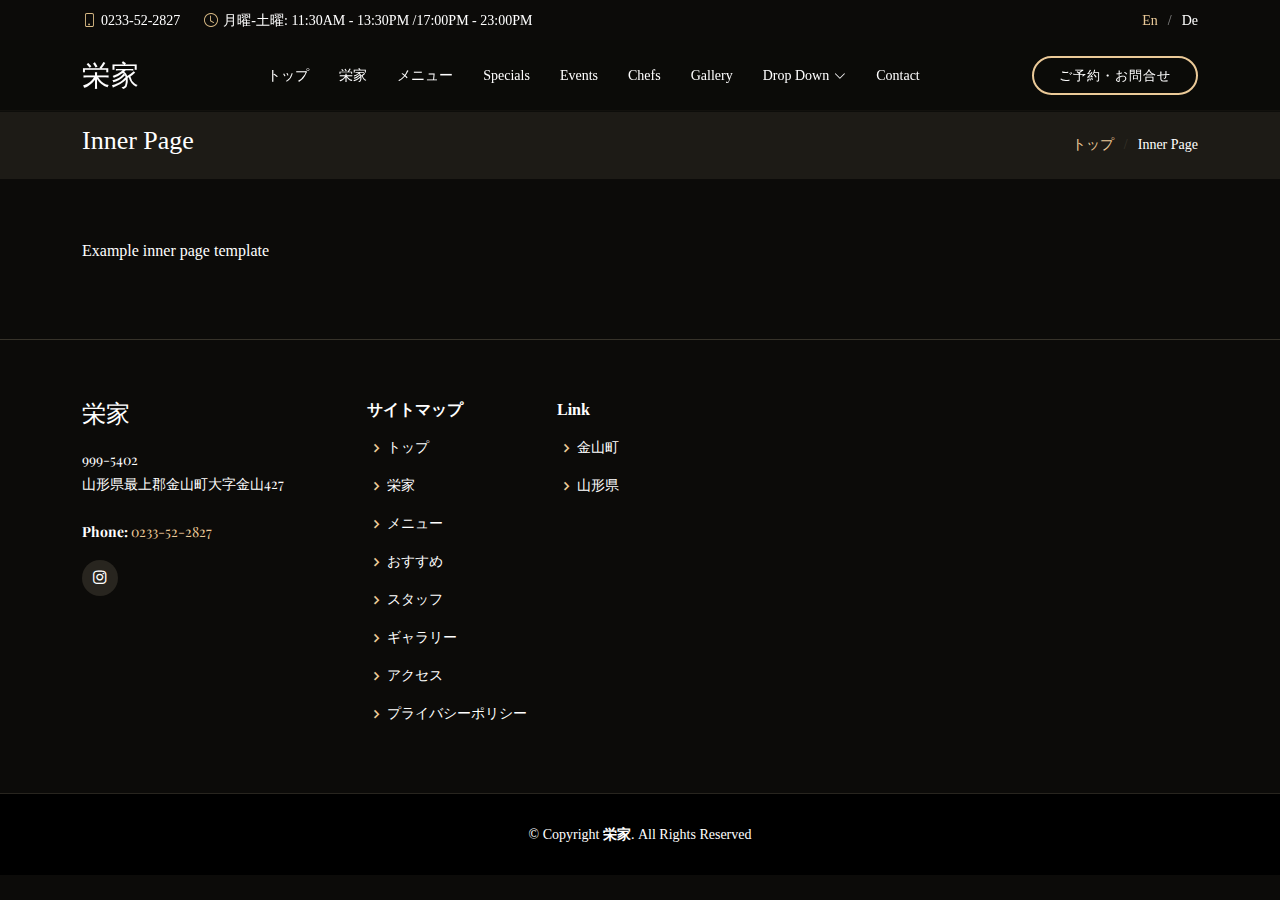
<file: inner-page.html>
<!DOCTYPE html>
<html lang="en">

<head>
  <meta charset="utf-8">
  <meta content="width=device-width, initial-scale=1.0" name="viewport">

  <title>栄家</title>
  <meta content="" name="description">
  <meta content="" name="keywords">

  <!-- Favicons -->
  <link href="assets/img/favicon.png" rel="icon">
  <link href="assets/img/apple-touch-icon.png" rel="apple-touch-icon">

  <!-- Google Fonts -->
  <link href="https://fonts.googleapis.com/css?family=Open+Sans:300,300i,400,400i,600,600i,700,700i|Playfair+Display:ital,wght@0,400;0,500;0,600;0,700;1,400;1,500;1,600;1,700|Poppins:300,300i,400,400i,500,500i,600,600i,700,700i" rel="stylesheet">

  <!-- Vendor CSS Files -->
  <link href="assets/vendor/animate.css/animate.min.css" rel="stylesheet">
  <link href="assets/vendor/aos/aos.css" rel="stylesheet">
  <link href="assets/vendor/bootstrap/css/bootstrap.min.css" rel="stylesheet">
  <link href="assets/vendor/bootstrap-icons/bootstrap-icons.css" rel="stylesheet">
  <link href="assets/vendor/boxicons/css/boxicons.min.css" rel="stylesheet">
  <link href="assets/vendor/glightbox/css/glightbox.min.css" rel="stylesheet">
  <link href="assets/vendor/swiper/swiper-bundle.min.css" rel="stylesheet">

  <!-- Template Main CSS File -->
  <link href="assets/css/style.css" rel="stylesheet">

  <!-- =======================================================
  * Template Name: 栄家 - v3.7.0
  * Template URL:
  
  ======================================================== -->
</head>

<body>

  <!-- ======= Top Bar ======= -->
  <div id="topbar" class="d-flex align-items-center fixed-top">
    <div class="container d-flex justify-content-center justify-content-md-between">

      <div class="contact-info d-flex align-items-center">
        <i class="bi bi-phone d-flex align-items-center"><span>0233-52-2827</span></i>
        <i class="bi bi-clock d-flex align-items-center ms-4"><span> 月曜-土曜: 11:30AM - 13:30PM /17:00PM - 23:00PM</span></i>
      </div>

      <div class="languages d-none d-md-flex align-items-center">
        <ul>
          <li>En</li>
          <li><a href="#">De</a></li>
        </ul>
      </div>
    </div>
  </div>

  <!-- ======= Header ======= -->
  <header id="header" class="fixed-top d-flex align-items-cente">
    <div class="container-fluid container-xl d-flex align-items-center justify-content-lg-between">

      <h1 class="logo me-auto me-lg-0"><a href="index.html">栄家</a></h1>
      <!-- Uncomment below if you prefer to use an image logo -->
      <!-- <a href="index.html" class="logo me-auto me-lg-0"><img src="assets/img/logo.png" alt="" class="img-fluid"></a>-->

      <nav id="navbar" class="navbar order-last order-lg-0">
        <ul>
          <li><a class="nav-link scrollto " href="#hero">トップ</a></li>
          <li><a class="nav-link scrollto" href="#about">栄家</a></li>
          <li><a class="nav-link scrollto" href="#menu">メニュー</a></li>
          <li><a class="nav-link scrollto" href="#specials">Specials</a></li>
          <li><a class="nav-link scrollto" href="#events">Events</a></li>
          <li><a class="nav-link scrollto" href="#chefs">Chefs</a></li>
          <li><a class="nav-link scrollto" href="#gallery">Gallery</a></li>
          <li class="dropdown"><a href="#"><span>Drop Down</span> <i class="bi bi-chevron-down"></i></a>
            <ul>
              <li><a href="#">Drop Down 1</a></li>
              <li class="dropdown"><a href="#"><span>Deep Drop Down</span> <i class="bi bi-chevron-right"></i></a>
                <ul>
                  <li><a href="#">Deep Drop Down 1</a></li>
                  <li><a href="#">Deep Drop Down 2</a></li>
                  <li><a href="#">Deep Drop Down 3</a></li>
                  <li><a href="#">Deep Drop Down 4</a></li>
                  <li><a href="#">Deep Drop Down 5</a></li>
                </ul>
              </li>
              <li><a href="#">Drop Down 2</a></li>
              <li><a href="#">Drop Down 3</a></li>
              <li><a href="#">Drop Down 4</a></li>
            </ul>
          </li>
          <li><a class="nav-link scrollto" href="#contact">Contact</a></li>
        </ul>
        <i class="bi bi-list mobile-nav-toggle"></i>
      </nav><!-- .navbar -->
      <a href="#book-a-table" class="book-a-table-btn scrollto d-none d-lg-flex">ご予約・お問合せ</a>

    </div>
  </header><!-- End Header -->

  <main id="main">
    <section class="breadcrumbs">
      <div class="container">

        <div class="d-flex justify-content-between align-items-center">
          <h2>Inner Page</h2>
          <ol>
            <li><a href="index.html">トップ</a></li>
            <li>Inner Page</li>
          </ol>
        </div>

      </div>
    </section>

    <section class="inner-page">
      <div class="container">
        <p>
          Example inner page template
        </p>
      </div>
    </section>

  </main><!-- End #main -->

 <!-- ======= Footer ======= -->
 <footer id="footer">
  <div class="footer-top">
    <div class="container">
      <div class="row">

        <div class="col-lg-3 col-md-6">
          <div class="footer-info">
            <h3>栄家</h3>
            <p>
              999-5402
                <br>
                山形県最上郡金山町大字金山427<br><br>
              <strong>Phone:</strong><a href="tel:0233-52-2878"> 0233-52-2827</a><br>
              <!-- <strong>Email:</strong> info@example.com<br> -->
            </p>
            <div class="social-links mt-3">
              <!-- <a href="#" class="twitter"><i class="bx bxl-twitter"></i></a>
              <a href="#" class="facebook"><i class="bx bxl-facebook"></i></a> -->
              <a href="https://www.instagram.com/sakaeya_kaneyama/" class="instagram"><i class="bx bxl-instagram"></i></a>
              <!-- <a href="#" class="google-plus"><i class="bx bxl-skype"></i></a>
              <a href="#" class="linkedin"><i class="bx bxl-linkedin"></i></a> -->
            </div>
          </div>
        </div>

        <div class="col-lg-2 col-md-6 footer-links">
          <h4>サイトマップ</h4>
          <ul>
            <li><i class="bx bx-chevron-right"></i> <a href="#hero">トップ</a></li>
            <li><i class="bx bx-chevron-right"></i> <a  href="#about">栄家</a></li>
            <li><i class="bx bx-chevron-right"></i> <a  href="#menu">メニュー</a></li>
            <li><i class="bx bx-chevron-right"></i> <a href="#specials">おすすめ</a></li>
            
            <li><i class="bx bx-chevron-right"></i> <a href="#chefs">スタッフ</a></li>
            <li><i class="bx bx-chevron-right"></i> <a href="#gallery">ギャラリー</a></li>
          
            <li><i class="bx bx-chevron-right"></i> <a href="#contact">アクセス</a></li>
            <li><i class="bx bx-chevron-right"></i> <a href="./privacy.html">プライバシーポリシー</a></li>
          </ul>
        </div>

        <div class="col-lg-3 col-md-6 footer-links">
          <h4>Link</h4>
          <ul>
            <li><i class="bx bx-chevron-right"></i> <a href="https://www.town.kaneyama.yamagata.jp/">金山町</a></li>
            <li><i class="bx bx-chevron-right"></i> <a href="https://www.pref.yamagata.jp/">山形県</a></li>
            <!-- <li><i class="bx bx-chevron-right"></i> <a href="#">Product Management</a></li>
            <li><i class="bx bx-chevron-right"></i> <a href="#">Marketing</a></li>
            <li><i class="bx bx-chevron-right"></i> <a href="#">Graphic Design</a></li> -->
          </ul>
        </div>

        <!-- <div class="col-lg-4 col-md-6 footer-newsletter">
          <h4>Our Newsletter</h4>
          <p>Tamen quem nulla quae legam multos aute sint culpa legam noster magna</p>
          <form action="" method="post">
            <input type="email" name="email"><input type="submit" value="Subscribe">
          </form>

        </div> -->

      </div>
    </div>
  </div>

  <div class="container">
    <div class="copyright">
      &copy; Copyright <strong><span>栄家</span></strong>. All Rights Reserved
    </div>
    
  </div>
</footer><!-- End Footer -->

<div id="preloader"></div>
<a href="#" class="back-to-top d-flex align-items-center justify-content-center"><i class="bi bi-arrow-up-short"></i></a>

<!-- Vendor JS Files -->
<script src="assets/vendor/aos/aos.js"></script>
<script src="assets/vendor/bootstrap/js/bootstrap.bundle.min.js"></script>
<script src="assets/vendor/glightbox/js/glightbox.min.js"></script>
<script src="assets/vendor/isotope-layout/isotope.pkgd.min.js"></script>
<script src="assets/vendor/swiper/swiper-bundle.min.js"></script>
<script src="assets/vendor/php-email-form/validate.js"></script>
<script src="assets/js/slider.js"></script>
<!-- Template Main JS File -->
<script src="assets/js/main.js"></script>

</body>

</html>
</file>
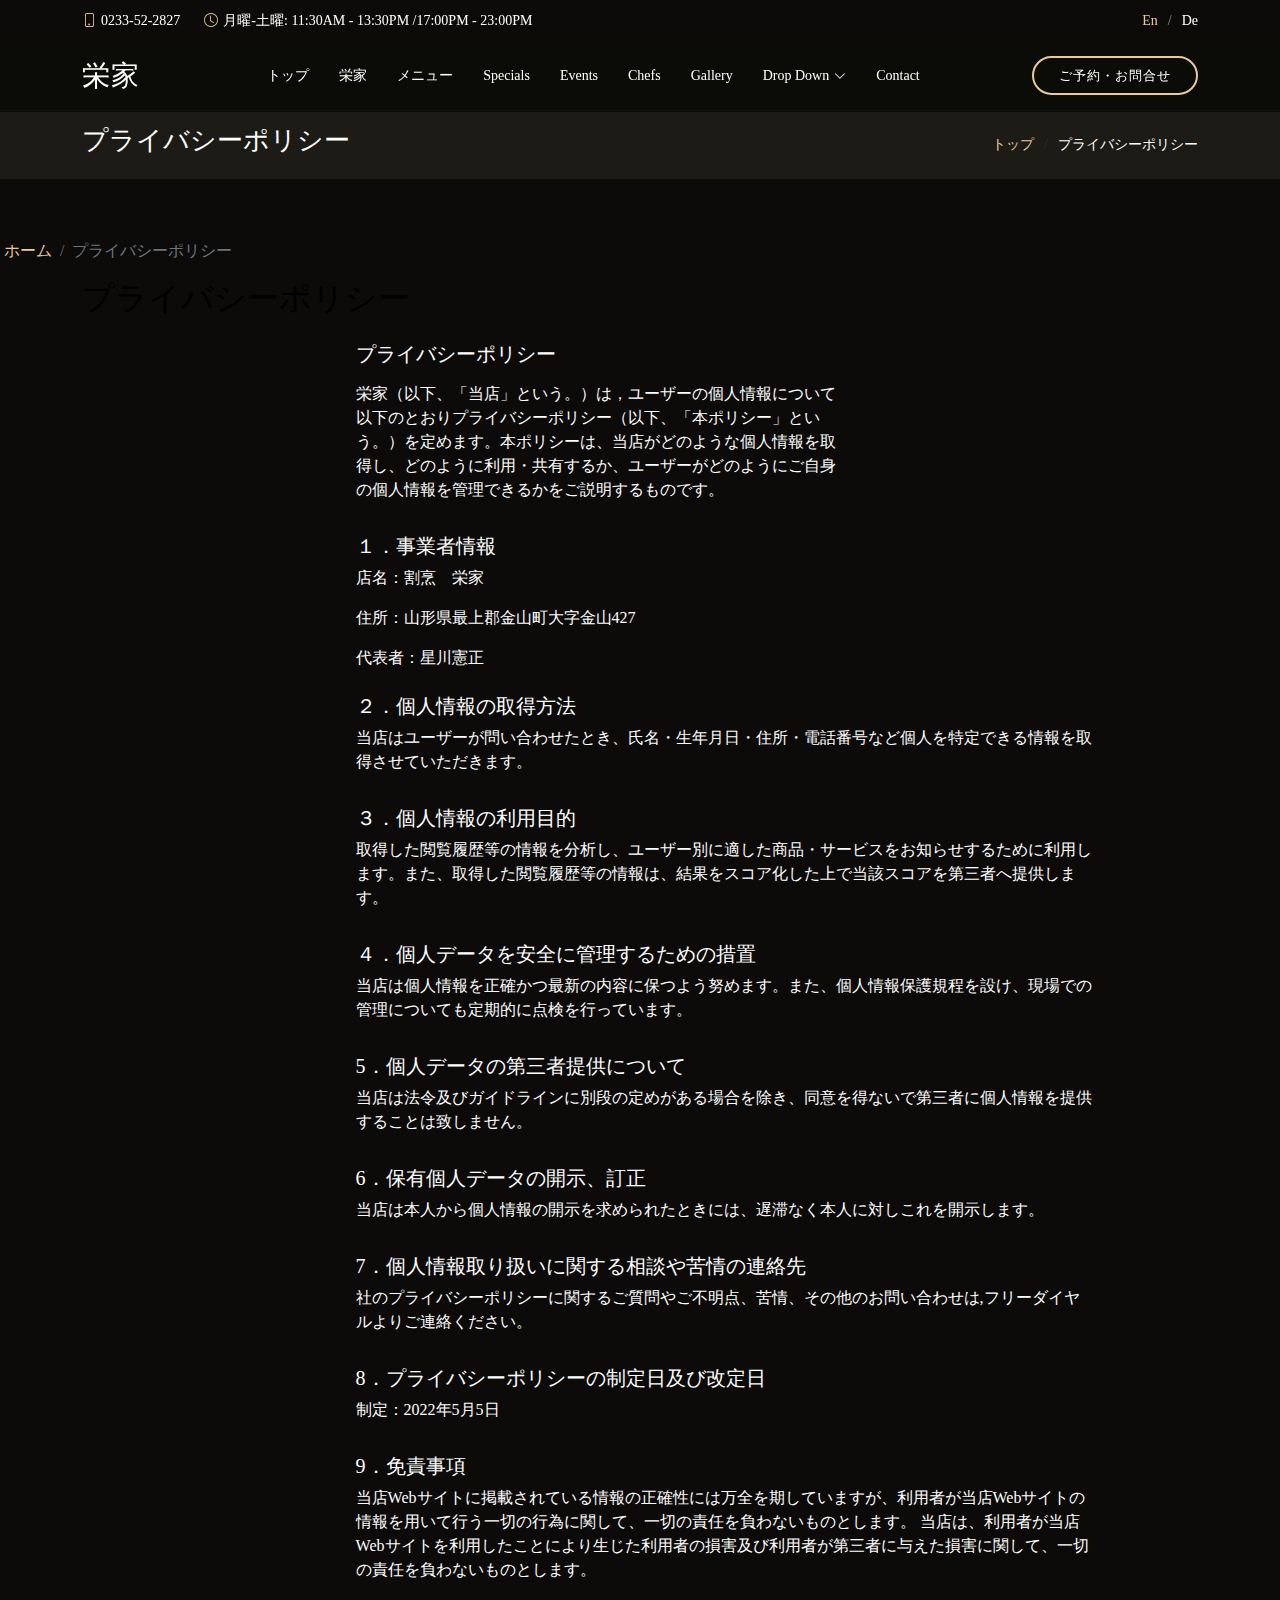
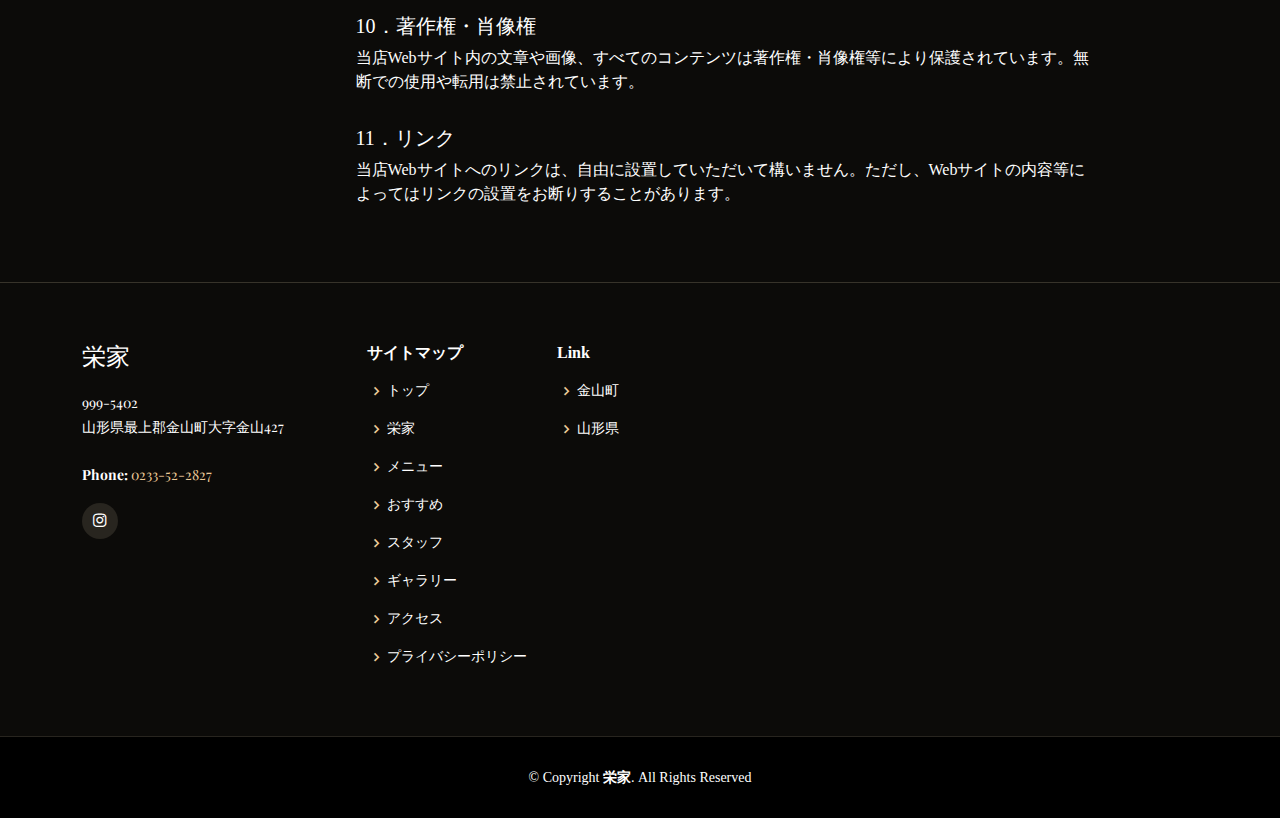
<file: privacy.html>
<!DOCTYPE html>
<html lang="en">

<head>
  <meta charset="utf-8">
  <meta content="width=device-width, initial-scale=1.0" name="viewport">

  <title>割烹　栄家</title>
  <meta content="" name="description">
  <meta content="" name="keywords">

  <!-- Favicons -->
  <link href="assets/img/favicon.png" rel="icon">
  <link href="assets/img/apple-touch-icon.png" rel="apple-touch-icon">

  <!-- Google Fonts -->
  <link href="https://fonts.googleapis.com/css?family=Open+Sans:300,300i,400,400i,600,600i,700,700i|Playfair+Display:ital,wght@0,400;0,500;0,600;0,700;1,400;1,500;1,600;1,700|Poppins:300,300i,400,400i,500,500i,600,600i,700,700i" rel="stylesheet">

  <!-- Vendor CSS Files -->
  <link href="assets/vendor/animate.css/animate.min.css" rel="stylesheet">
  <link href="assets/vendor/aos/aos.css" rel="stylesheet">
  <link href="assets/vendor/bootstrap/css/bootstrap.min.css" rel="stylesheet">
  <link href="assets/vendor/bootstrap-icons/bootstrap-icons.css" rel="stylesheet">
  <link href="assets/vendor/boxicons/css/boxicons.min.css" rel="stylesheet">
  <link href="assets/vendor/glightbox/css/glightbox.min.css" rel="stylesheet">
  <link href="assets/vendor/swiper/swiper-bundle.min.css" rel="stylesheet">

  <!-- Template Main CSS File -->
  <link href="assets/css/style.css" rel="stylesheet">

  <!-- =======================================================
  * Template Name: 栄家 - v3.7.0
  * Template URL: /
  
  ======================================================== -->
</head>

<body>

  <!-- ======= Top Bar ======= -->
  <div id="topbar" class="d-flex align-items-center fixed-top">
    <div class="container d-flex justify-content-center justify-content-md-between">

      <div class="contact-info d-flex align-items-center">
        <i class="bi bi-phone d-flex align-items-center"><span>0233-52-2827</span></i>
        <i class="bi bi-clock d-flex align-items-center ms-4"><span> 月曜-土曜: 11:30AM - 13:30PM /17:00PM - 23:00PM</span></i>
      </div>

      <div class="languages d-none d-md-flex align-items-center">
        <ul>
          <li>En</li>
          <li><a href="#">De</a></li>
        </ul>
      </div>
    </div>
  </div>

  <!-- ======= Header ======= -->
  <header id="header" class="fixed-top d-flex align-items-cente">
    <div class="container-fluid container-xl d-flex align-items-center justify-content-lg-between">

      <h1 class="logo me-auto me-lg-0"><a href="index.html">栄家</a></h1>
      <!-- Uncomment below if you prefer to use an image logo -->
      <!-- <a href="index.html" class="logo me-auto me-lg-0"><img src="assets/img/logo.png" alt="" class="img-fluid"></a>-->

      <nav id="navbar" class="navbar order-last order-lg-0">
        <ul>
          <li><a class="nav-link scrollto " href="./index.html">トップ</a></li>
          <li><a class="nav-link scrollto" href="#about">栄家</a></li>
          <li><a class="nav-link scrollto" href="#menu">メニュー</a></li>
          <li><a class="nav-link scrollto" href="#specials">Specials</a></li>
          <li><a class="nav-link scrollto" href="#events">Events</a></li>
          <li><a class="nav-link scrollto" href="#chefs">Chefs</a></li>
          <li><a class="nav-link scrollto" href="#gallery">Gallery</a></li>
          <li class="dropdown"><a href="#"><span>Drop Down</span> <i class="bi bi-chevron-down"></i></a>
            <ul>
              <li><a href="#">Drop Down 1</a></li>
              <li class="dropdown"><a href="#"><span>Deep Drop Down</span> <i class="bi bi-chevron-right"></i></a>
                <ul>
                  <li><a href="#">Deep Drop Down 1</a></li>
                  <li><a href="#">Deep Drop Down 2</a></li>
                  <li><a href="#">Deep Drop Down 3</a></li>
                  <li><a href="#">Deep Drop Down 4</a></li>
                  <li><a href="#">Deep Drop Down 5</a></li>
                </ul>
              </li>
              <li><a href="#">Drop Down 2</a></li>
              <li><a href="#">Drop Down 3</a></li>
              <li><a href="#">Drop Down 4</a></li>
            </ul>
          </li>
          <li><a class="nav-link scrollto" href="#contact">Contact</a></li>
        </ul>
        <i class="bi bi-list mobile-nav-toggle"></i>
      </nav><!-- .navbar -->
      <a href="#book-a-table" class="book-a-table-btn scrollto d-none d-lg-flex">ご予約・お問合せ</a>

    </div>
  </header><!-- End Header -->

  <main id="main">
    <section class="breadcrumbs">
      <div class="container">

        <div class="d-flex justify-content-between align-items-center">
          <h2>プライバシーポリシー</h2>
          <ol>
            <li><a href="index.html">トップ</a></li>
            <li>プライバシーポリシー</li>
          </ol>
        </div>

      </div>
    </section>

    <section class="inner-page">
        <div id="fh5co-main">
			<nav>
				<ul class="breadcrumb">
				<li class="breadcrumb-item"><a href="index.html"><i class="fas fa-トップ" style="margin-right:4px;"></i>ホーム</a></li>
				<li class="breadcrumb-item active">プライバシーポリシー</li>
				</ul>
			</nav>
			<div class="container">
				<div class="row">
					<div class="double">
					<h2 class="" style="color:black;">プライバシーポリシー</h2>
					</div>
					
					<div class="col-md-8" data-animate-effect="fadeInLeft" style="margin-top:16px;margin-left:24%;margin-right: 24%;" id="privacy001">
						<h5>プライバシーポリシー</h5>
						<p class="col-md-8" style="margin-top:16px;justify-content:center;">栄家（以下、「当店」という。）は，ユーザーの個人情報について以下のとおりプライバシーポリシー（以下、「本ポリシー」という。）を定めます。本ポリシーは、当店がどのような個人情報を取得し、どのように利用・共有するか、ユーザーがどのようにご自身の個人情報を管理できるかをご説明するものです。</p>
						<h5 style="margin-top:32px;">１．事業者情報</h5>
						

						<p>店名：割烹　栄家</p>
						<p>住所：山形県最上郡金山町大字金山427
							</p>
						<p>代表者：星川憲正</p>

						
						<h5 style="margin-top:24px;font-size: 16xp;">２．個人情報の取得方法</h5>
						<p>当店はユーザーが問い合わせたとき、氏名・生年月日・住所・電話番号など個人を特定できる情報を取得させていただきます。</p>
						<h5 style="margin-top:32px;">３．個人情報の利用目的</h5>
						<p>取得した閲覧履歴等の情報を分析し、ユーザー別に適した商品・サービスをお知らせするために利用します。また、取得した閲覧履歴等の情報は、結果をスコア化した上で当該スコアを第三者へ提供します。</p>
						<h5 style="margin-top:32px;">４．個人データを安全に管理するための措置</h5>
						<p>当店は個人情報を正確かつ最新の内容に保つよう努めます。また、個人情報保護規程を設け、現場での管理についても定期的に点検を行っています。</p>
						<h5 style="margin-top:32px;">5．個人データの第三者提供について</h5>
						<p>当店は法令及びガイドラインに別段の定めがある場合を除き、同意を得ないで第三者に個人情報を提供することは致しません。</p>
						<h5 style="margin-top:32px;">6．保有個人データの開示、訂正</h5>
						<p>当店は本人から個人情報の開示を求められたときには、遅滞なく本人に対しこれを開示します。</p>
						<h5 style="margin-top:32px;">7．個人情報取り扱いに関する相談や苦情の連絡先</h5>
						<p>社のプライバシーポリシーに関するご質問やご不明点、苦情、その他のお問い合わせは,フリーダイヤルよりご連絡ください。
						</p>
						<h5 style="margin-top:32px;">8．プライバシーポリシーの制定日及び改定日</h5>
						<p>制定：2022年5月5日</p>
						<h5 style="margin-top:32px;">9．免責事項</h5>
						<p>当店Webサイトに掲載されている情報の正確性には万全を期していますが、利用者が当店Webサイトの情報を用いて行う一切の行為に関して、一切の責任を負わないものとします。
							当店は、利用者が当店Webサイトを利用したことにより生じた利用者の損害及び利用者が第三者に与えた損害に関して、一切の責任を負わないものとします。</p>
						<h5 style="margin-top:32px;">10．著作権・肖像権</h5>
						<p>当店Webサイト内の文章や画像、すべてのコンテンツは著作権・肖像権等により保護されています。無断での使用や転用は禁止されています。</p>
						<h5 style="margin-top:32px;">11．リンク</h5>
						<p>当店Webサイトへのリンクは、自由に設置していただいて構いません。ただし、Webサイトの内容等によってはリンクの設置をお断りすることがあります。</p>
					</div>
				</div>
			</div>

			
			
			</div>
		</div>
    </section>

  </main><!-- End #main -->

  <!-- ======= Footer ======= -->
  <footer id="footer">
    <div class="footer-top">
      <div class="container">
        <div class="row">

          <div class="col-lg-3 col-md-6">
            <div class="footer-info">
              <h3>栄家</h3>
              <p>
                999-5402
                  <br>
                  山形県最上郡金山町大字金山427<br><br>
                <strong>Phone:</strong><a href="tel:0233-52-2878"> 0233-52-2827</a><br>
                <!-- <strong>Email:</strong> info@example.com<br> -->
              </p>
              <div class="social-links mt-3">
                <!-- <a href="#" class="twitter"><i class="bx bxl-twitter"></i></a>
                <a href="#" class="facebook"><i class="bx bxl-facebook"></i></a> -->
                <a href="https://www.instagram.com/sakaeya_kaneyama/" class="instagram"><i class="bx bxl-instagram"></i></a>
                <!-- <a href="#" class="google-plus"><i class="bx bxl-skype"></i></a>
                <a href="#" class="linkedin"><i class="bx bxl-linkedin"></i></a> -->
              </div>
            </div>
          </div>

          <div class="col-lg-2 col-md-6 footer-links">
            <h4>サイトマップ</h4>
            <ul>
              <li><i class="bx bx-chevron-right"></i> <a href="index.html">トップ</a></li>
              <li><i class="bx bx-chevron-right"></i> <a  href="/index.html#about">栄家</a></li>
              <li><i class="bx bx-chevron-right"></i> <a  href="index.html#menu">メニュー</a></li>
              <li><i class="bx bx-chevron-right"></i> <a href="index.html#specials">おすすめ</a></li>
              
              <li><i class="bx bx-chevron-right"></i> <a href="index.html#chefs">スタッフ</a></li>
              <li><i class="bx bx-chevron-right"></i> <a href="index.html#gallery">ギャラリー</a></li>
            
              <li><i class="bx bx-chevron-right"></i> <a href="index.html#contact">アクセス</a></li>
              <li><i class="bx bx-chevron-right"></i> <a href="./privacy.html">プライバシーポリシー</a></li>
            </ul>
          </div>

          <div class="col-lg-3 col-md-6 footer-links">
            <h4>Link</h4>
            <ul>
              <li><i class="bx bx-chevron-right"></i> <a href="https://www.town.kaneyama.yamagata.jp/">金山町</a></li>
              <li><i class="bx bx-chevron-right"></i> <a href="https://www.pref.yamagata.jp/">山形県</a></li>
              <!-- <li><i class="bx bx-chevron-right"></i> <a href="#">Product Management</a></li>
              <li><i class="bx bx-chevron-right"></i> <a href="#">Marketing</a></li>
              <li><i class="bx bx-chevron-right"></i> <a href="#">Graphic Design</a></li> -->
            </ul>
          </div>

          <!-- <div class="col-lg-4 col-md-6 footer-newsletter">
            <h4>Our Newsletter</h4>
            <p>Tamen quem nulla quae legam multos aute sint culpa legam noster magna</p>
            <form action="" method="post">
              <input type="email" name="email"><input type="submit" value="Subscribe">
            </form>

          </div> -->

        </div>
      </div>
    </div>

    <div class="container">
      <div class="copyright">
        &copy; Copyright <strong><span>栄家</span></strong>. All Rights Reserved
      </div>
      
    </div>
  </footer><!-- End Footer -->

  <div id="preloader"></div>
  <a href="#" class="back-to-top d-flex align-items-center justify-content-center"><i class="bi bi-arrow-up-short"></i></a>

  <!-- Vendor JS Files -->
  <script src="assets/vendor/aos/aos.js"></script>
  <script src="assets/vendor/bootstrap/js/bootstrap.bundle.min.js"></script>
  <script src="assets/vendor/glightbox/js/glightbox.min.js"></script>
  <script src="assets/vendor/isotope-layout/isotope.pkgd.min.js"></script>
  <script src="assets/vendor/swiper/swiper-bundle.min.js"></script>
  <script src="assets/vendor/php-email-form/validate.js"></script>
  <script src="assets/js/slider.js"></script>
  <!-- Template Main JS File -->
  <script src="assets/js/main.js"></script>

</body>

</html>
</file>
<file: assets/css/style.css>
/**
* Template Name: 栄家 - v3.7.0

*/

/*--------------------------------------------------------------
# General
--------------------------------------------------------------*/
body {
  font-family: 'Noto Serif JP', serif;
  background: #0c0b09;
  color: #fff;
}

a {
  color: #ebca98;
  text-decoration: none;
}

a:hover {
  color: #d9ba85;
  text-decoration: none;
}

h1, h2, h3, h4, h5, h6 {
  font-family: 'Noto Serif JP', serif;
}

/*--------------------------------------------------------------
# Preloader
--------------------------------------------------------------*/
#preloader {
  position: fixed;
  top: 0;
  left: 0;
  right: 0;
  bottom: 0;
  z-index: 9999;
  overflow: hidden;
  background: #1a1814;
}

#preloader:before {
  content: "";
  position: fixed;
  top: calc(50% - 30px);
  left: calc(50% - 30px);
  border: 6px solid #1a1814;
  border-top-color: #ebca98;
  border-bottom-color: #ebca98;
  border-radius: 50%;
  width: 60px;
  height: 60px;
  -webkit-animation: animate-preloader 1s linear infinite;
  animation: animate-preloader 1s linear infinite;
}

@-webkit-keyframes animate-preloader {
  0% {
    transform: rotate(0deg);
  }
  100% {
    transform: rotate(360deg);
  }
}

@keyframes animate-preloader {
  0% {
    transform: rotate(0deg);
  }
  100% {
    transform: rotate(360deg);
  }
}
/*--------------------------------------------------------------
# Back to top button
--------------------------------------------------------------*/
.back-to-top {
  position: fixed;
  visibility: hidden;
  opacity: 0;
  right: 15px;
  bottom: 15px;
  z-index: 996;
  width: 44px;
  height: 44px;
  border-radius: 50px;
  transition: all 0.4s;
  border: 2px solid #ebca98;
}
.back-to-top i {
  font-size: 28px;
  color: #ebca98;
  line-height: 0;
}
.back-to-top:hover {
  background: #ebca98;
  color: #1a1814;
}
.back-to-top:hover i {
  color: #444444;
}
.back-to-top.active {
  visibility: visible;
  opacity: 1;
}

/*--------------------------------------------------------------
# Disable aos animation delay on mobile devices
--------------------------------------------------------------*/
@media screen and (max-width: 768px) {
  [data-aos-delay] {
    transition-delay: 0 !important;
  }
}
/*--------------------------------------------------------------
# Top Bar
--------------------------------------------------------------*/
#topbar {
  height: 40px;
  font-size: 14px;
  transition: all 0.5s;
  z-index: 996;
}
#topbar.topbar-scrolled {
  top: -40px;
}
#topbar .contact-info i {
  font-style: normal;
  color: #d9ba85;
}
#topbar .contact-info i span {
  padding-left: 5px;
  color: #fff;
}
#topbar .languages ul {
  display: flex;
  flex-wrap: wrap;
  list-style: none;
  padding: 0;
  margin: 0;
  color: #ebca98;
}
#topbar .languages ul a {
  color: white;
}
#topbar .languages ul li + li {
  padding-left: 10px;
}
#topbar .languages ul li + li::before {
  display: inline-block;
  padding-right: 10px;
  color: rgba(255, 255, 255, 0.5);
  content: "/";
}

/*--------------------------------------------------------------
# Header
--------------------------------------------------------------*/
#header {
  background: rgba(12, 11, 9, 0.6);
  border-bottom: 1px solid rgba(12, 11, 9, 0.6);
  transition: all 0.5s;
  z-index: 997;
  padding: 15px 0;
  top: 40px;
}
#header.header-scrolled {
  top: 0;
  background: rgba(0, 0, 0, 0.85);
  border-bottom: 1px solid #37332a;
}
#header .logo {
  font-size: 28px;
  margin: 0;
  padding: 0;
  line-height: 1;
  font-weight: 300;
  letter-spacing: 1px;
  text-transform: uppercase;
  font-family: 'Noto Serif JP', serif;

}
#header .logo a {
  color: #fff;
}
#header .logo img {
  max-height: 40px;
}

/*--------------------------------------------------------------
# Book a table button Menu
--------------------------------------------------------------*/
.book-a-table-btn {
  margin: 0 0 0 15px;
  border: 2px solid #ebca98;
  color: #fff;
  border-radius: 50px;
  padding: 8px 25px;
  text-transform: uppercase;
  font-size: 13px;
  font-weight: 500;
  letter-spacing: 1px;
  transition: 0.3s;
}
.book-a-table-btn:hover {
  background: #ebca98;
  color: #fff;
}
@media (max-width: 992px) {
  .book-a-table-btn {
    margin: 0 15px 0 0;
    padding: 8px 20px;
  }
}

/*--------------------------------------------------------------
# Navigation Menu
--------------------------------------------------------------*/
/**
* Desktop Navigation 
*/
.navbar {
  padding: 0;
}
.navbar ul {
  margin: 0;
  padding: 0;
  display: flex;
  list-style: none;
  align-items: center;
}
.navbar li {
  position: relative;
}
.navbar a, .navbar a:focus {
  display: flex;
  align-items: center;
  justify-content: space-between;
  padding: 10px 0 10px 30px;
  color: #fff;
  white-space: nowrap;
  transition: 0.3s;
  font-size: 14px;
}
.navbar a i, .navbar a:focus i {
  font-size: 12px;
  line-height: 0;
  margin-left: 5px;
}
.navbar a:hover, .navbar .active, .navbar .active:focus, .navbar li:hover > a {
  color: #d9ba85;
}
.navbar .dropdown ul {
  display: block;
  position: absolute;
  left: 14px;
  top: calc(100% + 30px);
  margin: 0;
  padding: 10px 0;
  z-index: 99;
  opacity: 0;
  visibility: hidden;
  background: #fff;
  box-shadow: 0px 0px 30px rgba(127, 137, 161, 0.25);
  transition: 0.3s;
  border-radius: 4px;
}
.navbar .dropdown ul li {
  min-width: 200px;
}
.navbar .dropdown ul a {
  padding: 10px 20px;
  color: #444444;
}
.navbar .dropdown ul a i {
  font-size: 12px;
}
.navbar .dropdown ul a:hover, .navbar .dropdown ul .active:hover, .navbar .dropdown ul li:hover > a {
  color: #ebca98;
}
.navbar .dropdown:hover > ul {
  opacity: 1;
  top: 100%;
  visibility: visible;
}
.navbar .dropdown .dropdown ul {
  top: 0;
  left: calc(100% - 30px);
  visibility: hidden;
}
.navbar .dropdown .dropdown:hover > ul {
  opacity: 1;
  top: 0;
  left: 100%;
  visibility: visible;
}
@media (max-width: 1366px) {
  .navbar .dropdown .dropdown ul {
    left: -90%;
  }
  .navbar .dropdown .dropdown:hover > ul {
    left: -100%;
  }
}

/**
* Mobile Navigation 
*/
.mobile-nav-toggle {
  color: #fff;
  font-size: 28px;
  cursor: pointer;
  display: none;
  line-height: 0;
  transition: 0.5s;
}

@media (max-width: 991px) {
  .mobile-nav-toggle {
    display: block;
  }

  .navbar ul {
    display: none;
  }
}
.navbar-mobile {
  position: fixed;
  overflow: hidden;
  top: 0;
  right: 0;
  left: 0;
  bottom: 0;
  background: rgba(0, 0, 0, 0.9);
  transition: 0.3s;
  z-index: 999;
}
.navbar-mobile .mobile-nav-toggle {
  position: absolute;
  top: 15px;
  right: 15px;
}
.navbar-mobile ul {
  display: block;
  position: absolute;
  top: 55px;
  right: 15px;
  bottom: 15px;
  left: 15px;
  padding: 10px 0;
  border-radius: 6px;
  background-color: #fff;
  overflow-y: auto;
  transition: 0.3s;
}
.navbar-mobile a, .navbar-mobile a:focus {
  padding: 10px 20px;
  font-size: 15px;
  color: #1a1814;
}
.navbar-mobile a:hover, .navbar-mobile .active, .navbar-mobile li:hover > a {
  color: #ebca98;
}
.navbar-mobile .getstarted, .navbar-mobile .getstarted:focus {
  margin: 15px;
}
.navbar-mobile .dropdown ul {
  position: static;
  display: none;
  margin: 10px 20px;
  padding: 10px 0;
  z-index: 99;
  opacity: 1;
  visibility: visible;
  background: #fff;
  box-shadow: 0px 0px 30px rgba(127, 137, 161, 0.25);
}
.navbar-mobile .dropdown ul li {
  min-width: 200px;
}
.navbar-mobile .dropdown ul a {
  padding: 10px 20px;
}
.navbar-mobile .dropdown ul a i {
  font-size: 12px;
}
.navbar-mobile .dropdown ul a:hover, .navbar-mobile .dropdown ul .active:hover, .navbar-mobile .dropdown ul li:hover > a {
  color: #ebca98;
}
.navbar-mobile .dropdown > .dropdown-active {
  display: block;
}

/*--------------------------------------------------------------
# Hero Section
--------------------------------------------------------------*/
#hero {
  width: 100%;
  height: 100vh;
  background: url("../img/hero-bg.jpg") top center;
  background-size: cover;
  position: relative;
  padding: 0;
}
#hero:before {
  content: "";
  background: rgba(0, 0, 0, 0.3);
  position: absolute;
  bottom: 0;
  top: 0;
  left: 0;
  right: 0;
}
#hero .container {
  padding-top: 110px;
}
@media (max-width: 992px) {
  #hero .container {
    padding-top: 98px;
  }
}

@media screen and (max-width:480px) {
  #hero{
   max-width:fit-content;
  }
}
#hero h1 {
  margin: 0;
  font-size: 48px;
  font-weight: 700;
  line-height: 56px;
  color: #fff;
    font-family: 'Noto Serif JP', serif;

}
#hero h1 span {
  color: #ebca98;
}
#hero h2 {
  color: #eee;
  margin-bottom: 10px 0 0 0;
  font-size: 22px;
}
#hero .btns {
  margin-top: 30px;
}
#hero .btn-menu, #hero .btn-book {
  font-weight: 600;
  font-size: 13px;
  letter-spacing: 0.5px;
  text-transform: uppercase;
  display: inline-block;
  padding: 12px 30px;
  border-radius: 50px;
  transition: 0.3s;
  line-height: 1;
  color: white;
  border: 2px solid #ebca98;
}
#hero .btn-menu:hover, #hero .btn-book:hover {
  background: #ebca98;
  color: #fff;
}
#hero .btn-book {
  margin-left: 15px;
}
#hero .play-btn {
  width: 94px;
  height: 94px;
  background: radial-gradient(#ebca98 50%, rgba(205, 164, 94, 0.4) 52%);
  border-radius: 50%;
  display: block;
  position: relative;
  overflow: hidden;
}
#hero .play-btn::after {
  content: "";
  position: absolute;
  left: 50%;
  top: 50%;
  transform: translateX(-40%) translateY(-50%);
  width: 0;
  height: 0;
  border-top: 10px solid transparent;
  border-bottom: 10px solid transparent;
  border-left: 15px solid #fff;
  z-index: 100;
  transition: all 400ms cubic-bezier(0.55, 0.055, 0.675, 0.19);
}
#hero .play-btn::before {
  content: "";
  position: absolute;
  width: 120px;
  height: 120px;
  -webkit-animation-delay: 0s;
  animation-delay: 0s;
  -webkit-animation: pulsate-btn 2s;
  animation: pulsate-btn 2s;
  -webkit-animation-direction: forwards;
  animation-direction: forwards;
  -webkit-animation-iteration-count: infinite;
  animation-iteration-count: infinite;
  -webkit-animation-timing-function: steps;
  animation-timing-function: steps;
  opacity: 1;
  border-radius: 50%;
  border: 5px solid rgba(205, 164, 94, 0.7);
  top: -15%;
  left: -15%;
  background: rgba(198, 16, 0, 0);
}
#hero .play-btn:hover::after {
  border-left: 15px solid #ebca98;
  transform: scale(20);
}
#hero .play-btn:hover::before {
  content: "";
  position: absolute;
  left: 50%;
  top: 50%;
  transform: translateX(-40%) translateY(-50%);
  width: 0;
  height: 0;
  border: none;
  border-top: 10px solid transparent;
  border-bottom: 10px solid transparent;
  border-left: 15px solid #fff;
  z-index: 200;
  -webkit-animation: none;
  animation: none;
  border-radius: 0;
}
@media (min-width: 1024px) {
  #hero {
    background-attachment: fixed;
  }
}
@media (max-width: 992px) {
  #hero .play-btn {
    margin-top: 30px;
  }
}
@media (max-height: 500px) {
  #hero {
    height: auto;
  }
  #hero .container {
    padding-top: 130px;
    padding-bottom: 60px;
  }
}
@media (max-width: 768px) {
  #hero h1 {
    font-size: 28px;
    line-height: 36px;
  }
  #hero h2 {
    font-size: 18px;
    line-height: 24px;
  }
}

@-webkit-keyframes pulsate-btn {
  0% {
    transform: scale(0.6, 0.6);
    opacity: 1;
  }
  100% {
    transform: scale(1, 1);
    opacity: 0;
  }
}

@keyframes pulsate-btn {
  0% {
    transform: scale(0.6, 0.6);
    opacity: 1;
  }
  100% {
    transform: scale(1, 1);
    opacity: 0;
  }
}
/*--------------------------------------------------------------
# Sections General
--------------------------------------------------------------*/
section {
  padding: 60px 0;
  overflow: hidden;
}

.section-bg {
  background-color: #1a1814;
}

.section-title {
  padding-bottom: 40px;
}
.section-title h2 {
  font-size: 14px;
  font-weight: 500;
  padding: 0;
  line-height: 1px;
  margin: 0 0 5px 0;
  letter-spacing: 2px;
  text-transform: uppercase;
  color: #aaaaaa;
    font-family: 'Noto Serif JP', serif;

}
.section-title h2::after {
  content: "";
  width: 120px;
  height: 1px;
  display: inline-block;
  background: rgba(255, 255, 255, 0.2);
  margin: 4px 10px;
}
.section-title p {
  margin: 0;
  margin: 0;
  font-size: 36px;
  font-weight: 700;
  font-family: "Playfair Display", serif;
  color: #ebca98;
}

/*--------------------------------------------------------------
# About
--------------------------------------------------------------*/
.breadcrumbs {
  padding: 15px 0;
  background: #1d1b16;
  margin-top: 110px;
}
@media (max-width: 992px) {
  .breadcrumbs {
    margin-top: 98px;
  }
}
.breadcrumbs h2 {
  font-size: 26px;
  font-weight: 300;
}
.breadcrumbs ol {
  display: flex;
  flex-wrap: wrap;
  list-style: none;
  padding: 0;
  margin: 0;
  font-size: 14px;
}
.breadcrumbs ol li + li {
  padding-left: 10px;
}
.breadcrumbs ol li + li::before {
  display: inline-block;
  padding-right: 10px;
  color: #37332a;
  content: "/";
}
@media (max-width: 768px) {
  .breadcrumbs .d-flex {
    display: block !important;
  }
  .breadcrumbs ol {
    display: block;
  }
  .breadcrumbs ol li {
    display: inline-block;
  }
}

/*--------------------------------------------------------------
# About
--------------------------------------------------------------*/
.about {
  background: url("../img/about.jpg") center center;
  background-size: cover;
  position: relative;
  padding: 80px 0;
}
.about:before {
  content: "";
  background: rgba(0, 0, 0, 0.8);
  position: absolute;
  bottom: 0;
  top: 0;
  left: 0;
  right: 0;
}
.about .about-img {
  position: relative;
  transition: 0.5s;
}
.about .about-img img {
  max-width: 100%;
  border: 4px solid rgba(255, 255, 255, 0.5);
  position: relative;
}
.about .about-img::before {
  position: absolute;
  left: 20px;
  top: 20px;
  width: 60px;
  height: 60px;
  z-index: 1;
  content: "";
  border-left: 5px solid #ebca98;
  border-top: 5px solid #ebca98;
  transition: 0.5s;
}
.about .about-img::after {
  position: absolute;
  right: 20px;
  bottom: 20px;
  width: 60px;
  height: 60px;
  z-index: 2;
  content: "";
  border-right: 5px solid #ebca98;
  border-bottom: 5px solid #ebca98;
  transition: 0.5s;
}
.about .about-img:hover {
  transform: scale(1.03);
}
.about .about-img:hover::before {
  left: 10px;
  top: 10px;
}
.about .about-img:hover::after {
  right: 10px;
  bottom: 10px;
}
.about .content h3 {
  font-weight: 600;
  font-size: 26px;
}
.about .content ul {
  list-style: none;
  padding: 0;
}
.about .content ul li {
  padding-bottom: 10px;
}
.about .content ul i {
  font-size: 20px;
  padding-right: 4px;
  color: #ebca98;
}
.about .content p:last-child {
  margin-bottom: 0;
}
@media (min-width: 1024px) {
  .about {
    background-attachment: fixed;
  }
}

/*--------------------------------------------------------------
# Why Us
--------------------------------------------------------------*/
.why-us .box {
  padding: 50px 30px;
  box-shadow: 0px 2px 15px rgba(0, 0, 0, 0.1);
  transition: all ease-in-out 0.3s;
  background: #1a1814;
}
.why-us .box span {
  display: block;
  font-size: 28px;
  font-weight: 700;
  color: #ebca98;
}
.why-us .box h4 {
  font-size: 24px;
  font-weight: 600;
  padding: 0;
  margin: 20px 0;
  color: rgba(255, 255, 255, 0.8);
}
.why-us .box p {
  color: #aaaaaa;
  font-size: 15px;
  margin: 0;
  padding: 0;
}
.why-us .box:hover {
  background: #ebca98;
  padding: 30px 30px 70px 30px;
  box-shadow: 10px 15px 30px rgba(0, 0, 0, 0.18);
}
.why-us .box:hover span, .why-us .box:hover h4, .why-us .box:hover p {
  color: #fff;
}

/*--------------------------------------------------------------
# Menu Section
--------------------------------------------------------------*/
.menu #menu-flters {
  padding: 0;
  margin: 0 auto 0 auto;
  list-style: none;
  text-align: center;
  border-radius: 50px;
}
.menu #menu-flters li {
  cursor: pointer;
  display: inline-block;
  padding: 8px 12px 10px 12px;
  font-size: 16px;
  font-weight: 500;
  line-height: 1;
  color: #fff;
  margin-bottom: 10px;
  transition: all ease-in-out 0.3s;
  border-radius: 50px;
  font-family: "Playfair Display", serif;
}
.menu #menu-flters li:hover, .menu #menu-flters li.filter-active {
  color: #ebca98;
}
.menu #menu-flters li:last-child {
  margin-right: 0;
}
.menu .menu-item {
  margin-top: 50px;
}
.menu .menu-img {
  width: 70px;
  border-radius: 50%;
  float: left;
  border: 5px solid rgba(255, 255, 255, 0.2);
}
.menu .menu-content {
  margin-left: 85px;
  overflow: hidden;
  display: flex;
  justify-content: space-between;
  position: relative;
}
.menu .menu-content::after {
  content: "......................................................................" "...................................................................." "....................................................................";
  position: absolute;
  left: 20px;
  right: 0;
  top: -4px;
  z-index: 1;
  color: #bab3a6;
  font-family: Arial, "Helvetica Neue", Helvetica, sans-serif;
}
.menu .menu-content a {
  padding-right: 10px;
  background: #1a1814;
  position: relative;
  z-index: 3;
  font-weight: 700;
  color: white;
  transition: 0.3s;
}
.menu .menu-content a:hover {
  color: #ebca98;
}
.menu .menu-content span {
  background: #1a1814;
  position: relative;
  z-index: 3;
  padding: 0 10px;
  font-weight: 600;
  color: #ebca98;
}
.menu .menu-ingredients {
  margin-left: 85px;
  font-style: italic;
  font-size: 14px;
    font-family: 'Noto Serif JP', serif;

  color: rgba(255, 255, 255, 0.5);
}

/*--------------------------------------------------------------
# Specials
--------------------------------------------------------------*/
.specials {
  overflow: hidden;
}
.specials .nav-tabs {
  border: 0;
}
.specials .nav-link {
  border: 0;
  padding: 12px 15px;
  transition: 0.3s;
  color: #fff;
  border-radius: 0;
  border-right: 2px solid #ebca98;
  font-weight: 600;
  font-size: 15px;
}
.specials .nav-link:hover {
  color: #ebca98;
}
.specials .nav-link.active {
  color: #1a1814;
  background: #ebca98;
  border-color: #ebca98;
}
.specials .nav-link:hover {
  border-color: #ebca98;
}
.specials .tab-pane.active {
  -webkit-animation: fadeIn 0.5s ease-out;
  animation: fadeIn 0.5s ease-out;
}
.specials .details h3 {
  font-size: 26px;
  font-weight: 600;
  margin-bottom: 20px;
  color: #fff;
}
.specials .details p {
  color: #aaaaaa;
}
.specials .details p:last-child {
  margin-bottom: 0;
}
@media (max-width: 992px) {
  .specials .nav-link {
    border: 0;
    padding: 15px;
  }
}

/*--------------------------------------------------------------
# Events
--------------------------------------------------------------*/
.events {
  background: url(../img/events-bg.jpg) center center no-repeat;
  background-size: cover;
  position: relative;
}
.events::before {
  content: "";
  background-color: rgba(0, 0, 0, 0.8);
  position: absolute;
  top: 0;
  right: 0;
  left: 0;
  bottom: 0;
}
.events .section-title h2 {
  color: #fff;
}
.events .container {
  position: relative;
}
@media (min-width: 1024px) {
  .events {
    background-attachment: fixed;
  }
}
.events .events-carousel {
  background: rgba(255, 255, 255, 0.08);
  padding: 30px;
}
.events .event-item {
  color: #fff;
}
.events .event-item h3 {
  font-weight: 600;
  font-size: 26px;
  color: #ebca98;
}
.events .event-item .price {
  font-size: 26px;
  font-family: "Open Sans", sans-serif;
  font-weight: 700;
  margin-bottom: 15px;
}
.events .event-item .price span {
  border-bottom: 2px solid #ebca98;
}
.events .event-item ul {
  list-style: none;
  padding: 0;
}
.events .event-item ul li {
  padding-bottom: 10px;
}
.events .event-item ul i {
  font-size: 20px;
  padding-right: 4px;
  color: #ebca98;
}
.events .event-item p:last-child {
  margin-bottom: 0;
}
.events .swiper-pagination {
  margin-top: 30px;
  position: relative;
}
.events .swiper-pagination .swiper-pagination-bullet {
  width: 12px;
  height: 12px;
  background-color: rgba(255, 255, 255, 0.4);
  opacity: 1;
}
.events .swiper-pagination .swiper-pagination-bullet-active {
  background-color: #ebca98;
}

/*--------------------------------------------------------------
# Book A Table
--------------------------------------------------------------*/
.book-a-table .php-email-form {
  width: 100%;
}
.book-a-table .php-email-form .form-group {
  padding-bottom: 8px;
}
.book-a-table .php-email-form .validate {
  display: none;
  color: red;
  margin: 0 0 15px 0;
  font-weight: 400;
  font-size: 13px;
}
.book-a-table .php-email-form .error-message {
  display: none;
  color: #fff;
  background: #ed3c0d;
  text-align: left;
  padding: 15px;
  font-weight: 600;
}
.book-a-table .php-email-form .error-message br + br {
  margin-top: 25px;
}
.book-a-table .php-email-form .sent-message {
  display: none;
  color: #fff;
  background: #18d26e;
  text-align: center;
  padding: 15px;
  font-weight: 600;
}
.book-a-table .php-email-form .loading {
  display: none;
  text-align: center;
  padding: 15px;
}
.book-a-table .php-email-form .loading:before {
  content: "";
  display: inline-block;
  border-radius: 50%;
  width: 24px;
  height: 24px;
  margin: 0 10px -6px 0;
  border: 3px solid #ebca98;
  border-top-color: #1a1814;
  -webkit-animation: animate-loading 1s linear infinite;
  animation: animate-loading 1s linear infinite;
}
.book-a-table .php-email-form input, .book-a-table .php-email-form textarea {
  border-radius: 0;
  box-shadow: none;
  font-size: 14px;
  background: #0c0b09;
  border-color: #625b4b;
  color: white;
}
.book-a-table .php-email-form input::-moz-placeholder, .book-a-table .php-email-form textarea::-moz-placeholder {
  color: #a49b89;
}
.book-a-table .php-email-form input::placeholder, .book-a-table .php-email-form textarea::placeholder {
  color: #a49b89;
}
.book-a-table .php-email-form input:focus, .book-a-table .php-email-form textarea:focus {
  border-color: #ebca98;
}
.book-a-table .php-email-form input {
  height: 44px;
}
.book-a-table .php-email-form textarea {
  padding: 10px 12px;
}
.book-a-table .php-email-form button[type=submit] {
  background: #ebca98;
  border: 0;
  padding: 10px 35px;
  color: #fff;
  transition: 0.4s;
  border-radius: 50px;
}
.book-a-table .php-email-form button[type=submit]:hover {
  background: #d3af71;
}

/*--------------------------------------------------------------
# Testimonials
--------------------------------------------------------------*/
.testimonials .testimonials-carousel, .testimonials .testimonials-slider {
  overflow: hidden;
}
.testimonials .testimonial-item {
  box-sizing: content-box;
  min-height: 320px;
}
.testimonials .testimonial-item .testimonial-img {
  width: 90px;
  border-radius: 50%;
  margin: -40px 0 0 40px;
  position: relative;
  z-index: 2;
  border: 6px solid rgba(255, 255, 255, 0.2);
}
.testimonials .testimonial-item h3 {
  font-size: 18px;
  font-weight: bold;
  margin: 10px 0 5px 45px;
  color: white;
}
.testimonials .testimonial-item h4 {
  font-size: 14px;
  color: rgba(255, 255, 255, 0.6);
  margin: 0 0 0 45px;
}
.testimonials .testimonial-item .quote-icon-left, .testimonials .testimonial-item .quote-icon-right {
  color: #d3af71;
  font-size: 26px;
}
.testimonials .testimonial-item .quote-icon-left {
  display: inline-block;
  left: -5px;
  position: relative;
}
.testimonials .testimonial-item .quote-icon-right {
  display: inline-block;
  right: -5px;
  position: relative;
  top: 10px;
}
.testimonials .testimonial-item p {
  font-style: italic;
  margin: 0 15px 0 15px;
  padding: 20px 20px 60px 20px;
  background: #26231d;
  position: relative;
  border-radius: 6px;
  position: relative;
  z-index: 1;
}
.testimonials .swiper-pagination {
  margin-top: 30px;
  position: relative;
}
.testimonials .swiper-pagination .swiper-pagination-bullet {
  width: 12px;
  height: 12px;
  background-color: rgba(255, 255, 255, 0.4);
  opacity: 1;
}
.testimonials .swiper-pagination .swiper-pagination-bullet-active {
  background-color: #ebca98;
}

/*--------------------------------------------------------------
# Gallery
--------------------------------------------------------------*/
.gallery .gallery-item {
  overflow: hidden;
  border-right: 3px solid #454035;
  border-bottom: 3px solid #454035;
}
.gallery .gallery-item img {
  transition: all ease-in-out 0.4s;
}
.gallery .gallery-item:hover img {
  transform: scale(1.1);
}

/*--------------------------------------------------------------
# Chefs
--------------------------------------------------------------*/
.chefs .member {
  text-align: center;
  margin-bottom: 20px;
  background: #343a40;
  position: relative;
  overflow: hidden;
}
.chefs .member .member-info {
  opacity: 0;
  position: absolute;
  bottom: 0;
  top: 0;
  left: 0;
  right: 0;
  transition: 0.2s;
}
.chefs .member .member-info-content {
  position: absolute;
  left: 0;
  right: 0;
  bottom: 10px;
  transition: bottom 0.4s;
}
.chefs .member .member-info-content h4 {
  font-weight: 700;
  margin-bottom: 2px;
  font-size: 18px;
  color: #fff;
}
.chefs .member .member-info-content span {
  font-style: italic;
  display: block;
  font-size: 13px;
  color: #fff;
}
.chefs .member .social {
  position: absolute;
  left: 0;
  bottom: -38px;
  right: 0;
  height: 48px;
  transition: bottom ease-in-out 0.4s;
  text-align: center;
}
.chefs .member .social a {
  transition: color 0.3s;
  color: #fff;
  margin: 0 10px;
  display: inline-block;
}
.chefs .member .social a:hover {
  color: #ebca98;
}
.chefs .member .social i {
  font-size: 18px;
  margin: 0 2px;
}
.chefs .member:hover .member-info {
  background: linear-gradient(0deg, rgba(0, 0, 0, 0.9) 0%, rgba(0, 0, 0, 0.8) 20%, rgba(0, 212, 255, 0) 100%);
  opacity: 1;
  transition: 0.4s;
}
.chefs .member:hover .member-info-content {
  bottom: 60px;
  transition: bottom 0.4s;
}
.chefs .member:hover .social {
  bottom: 0;
  transition: bottom ease-in-out 0.4s;
}

/*--------------------------------------------------------------
# Contact
--------------------------------------------------------------*/
.contact .info {
  width: 100%;
}
.contact .info i {
  font-size: 20px;
  float: left;
  width: 44px;
  height: 44px;
  background: #ebca98;
  display: flex;
  justify-content: center;
  align-items: center;
  border-radius: 50px;
  transition: all 0.3s ease-in-out;
}
.contact .info h4 {
  padding: 0 0 0 60px;
  font-size: 18px;
  font-weight: 500;
  margin-bottom: 5px;
    font-family: 'Noto Serif JP', serif;

}
.contact .info p {
  padding: 0 0 0 60px;
  margin-bottom: 0;
  font-size: 14px;
  color: #bab3a6;
}
.contact .info .open-hours, .contact .info .email, .contact .info .phone {
  margin-top: 40px;
}
.contact .php-email-form {
  width: 100%;
}
.contact .php-email-form .form-group {
  padding-bottom: 8px;
}
.contact .php-email-form .validate {
  display: none;
  color: red;
  margin: 0 0 15px 0;
  font-weight: 400;
  font-size: 13px;
}
.contact .php-email-form .error-message {
  display: none;
  color: #fff;
  background: #ed3c0d;
  text-align: center;
  padding: 15px;
  font-weight: 600;
}
.contact .php-email-form .sent-message {
  display: none;
  color: #fff;
  background: #18d26e;
  text-align: center;
  padding: 15px;
  font-weight: 600;
}
.contact .php-email-form .loading {
  display: none;
  text-align: center;
  padding: 15px;
}
.contact .php-email-form .loading:before {
  content: "";
  display: inline-block;
  border-radius: 50%;
  width: 24px;
  height: 24px;
  margin: 0 10px -6px 0;
  border: 3px solid #ebca98;
  border-top-color: #1a1814;
  -webkit-animation: animate-loading 1s linear infinite;
  animation: animate-loading 1s linear infinite;
}
.contact .php-email-form input, .contact .php-email-form textarea {
  border-radius: 0;
  box-shadow: none;
  font-size: 14px;
  background: #0c0b09;
  border-color: #625b4b;
  color: white;
}
.contact .php-email-form input::-moz-placeholder, .contact .php-email-form textarea::-moz-placeholder {
  color: #a49b89;
}
.contact .php-email-form input::placeholder, .contact .php-email-form textarea::placeholder {
  color: #a49b89;
}
.contact .php-email-form input:focus, .contact .php-email-form textarea:focus {
  border-color: #ebca98;
}
.contact .php-email-form input {
  height: 44px;
}
.contact .php-email-form textarea {
  padding: 10px 12px;
}
.contact .php-email-form button[type=submit] {
  background: #ebca98;
  border: 0;
  padding: 10px 35px;
  color: #fff;
  transition: 0.4s;
  border-radius: 50px;
}
.contact .php-email-form button[type=submit]:hover {
  background: #d3af71;
}
@-webkit-keyframes animate-loading {
  0% {
    transform: rotate(0deg);
  }
  100% {
    transform: rotate(360deg);
  }
}
@keyframes animate-loading {
  0% {
    transform: rotate(0deg);
  }
  100% {
    transform: rotate(360deg);
  }
}

/*--------------------------------------------------------------
# Footer
--------------------------------------------------------------*/
#footer {
  background: black;
  padding: 0 0 30px 0;
  color: #fff;
  font-size: 14px;
}
#footer .footer-top {
  background: #0c0b09;
  border-top: 1px solid #37332a;
  border-bottom: 1px solid #28251f;
  padding: 60px 0 30px 0;
}
#footer .footer-top .footer-info {
  margin-bottom: 30px;
}
#footer .footer-top .footer-info h3 {
  font-size: 24px;
  margin: 0 0 20px 0;
  padding: 2px 0 2px 0;
  line-height: 1;
  font-weight: 300;
  text-transform: uppercase;
    font-family: 'Noto Serif JP', serif;

}
#footer .footer-top .footer-info p {
  font-size: 14px;
  line-height: 24px;
  margin-bottom: 0;
  font-family: "Playfair Display", serif;
  color: #fff;
}
#footer .footer-top .social-links a {
  font-size: 18px;
  display: inline-block;
  background: #28251f;
  color: #fff;
  line-height: 1;
  padding: 8px 0;
  margin-right: 4px;
  border-radius: 50%;
  text-align: center;
  width: 36px;
  height: 36px;
  transition: 0.3s;
}
#footer .footer-top .social-links a:hover {
  background: #ebca98;
  color: #fff;
  text-decoration: none;
}
#footer .footer-top h4 {
  font-size: 16px;
  font-weight: 600;
  color: #fff;
  position: relative;
  padding-bottom: 12px;
}
#footer .footer-top .footer-links {
  margin-bottom: 30px;
}
#footer .footer-top .footer-links ul {
  list-style: none;
  padding: 0;
  margin: 0;
}
#footer .footer-top .footer-links ul i {
  padding-right: 2px;
  color: #ebca98;
  font-size: 18px;
  line-height: 1;
}
#footer .footer-top .footer-links ul li {
  padding: 10px 0;
  display: flex;
  align-items: center;
}
#footer .footer-top .footer-links ul li:first-child {
  padding-top: 0;
}
#footer .footer-top .footer-links ul a {
  color: #fff;
  transition: 0.3s;
  display: inline-block;
  line-height: 1;
}
#footer .footer-top .footer-links ul a:hover {
  color: #ebca98;
}
#footer .footer-top .footer-newsletter form {
  margin-top: 30px;
  background: #28251f;
  padding: 6px 10px;
  position: relative;
  border-radius: 50px;
  border: 1px solid #454035;
}
#footer .footer-top .footer-newsletter form input[type=email] {
  border: 0;
  padding: 4px;
  width: calc(100% - 110px);
  background: #28251f;
  color: white;
}
#footer .footer-top .footer-newsletter form input[type=submit] {
  position: absolute;
  top: -1px;
  right: -1px;
  bottom: -1px;
  border: 0;
  background: none;
  font-size: 16px;
  padding: 0 20px 2px 20px;
  background: #ebca98;
  color: #fff;
  transition: 0.3s;
  border-radius: 50px;
}
#footer .footer-top .footer-newsletter form input[type=submit]:hover {
  background: #d3af71;
}
#footer .copyright {
  text-align: center;
  padding-top: 30px;
}
#footer .credits {
  padding-top: 10px;
  text-align: center;
  font-size: 13px;
  color: #fff;
}
</file>
